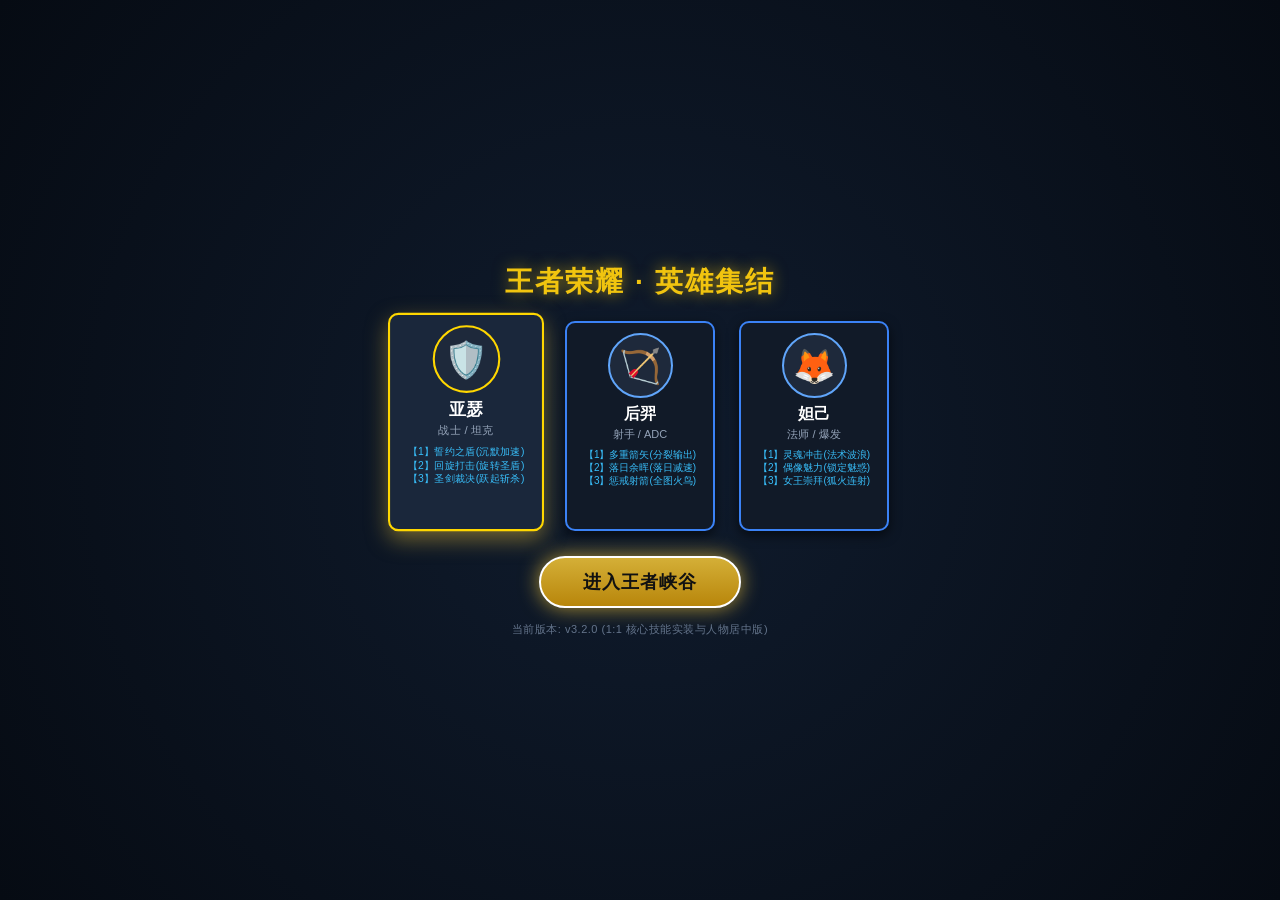
<file: index.html>
<!DOCTYPE html>
<html lang="zh-CN">
<head>
  <meta charset="UTF-8">
  <meta name="viewport" content="width=device-width, initial-scale=1.0, maximum-scale=1.0, minimum-scale=1.0, user-scalable=no, viewport-fit=cover, shrink-to-fit=no">
  <meta name="format-detection" content="telephone=no">
  <meta name="theme-color" content="#050b14">
  <meta name="apple-mobile-web-app-capable" content="yes">
  <meta name="apple-mobile-web-app-status-bar-style" content="black-translucent">
  <meta name="apple-mobile-web-app-title" content="王者荣耀">
  <meta name="x5-page-mode" content="app">
  <meta name="x5-fullscreen" content="true">
  <meta name="x5-orientation" content="landscape">
  <meta name="browsermode" content="application">
  <meta name="full-screen" content="yes">
  <meta name="360-fullscreen" content="true">
  <link rel="manifest" href="manifest.json">
  <link rel="apple-touch-icon" href="assets/icon-192.png">
  <title>王者荣耀 3D Web MOBA - 高还原度自研引擎版 (v3.2.0)</title>
  <link rel="stylesheet" href="css/style.css?v=3.2.0">
  <!-- Three.js Engine -->
  <script src="js/three.min.js?v=3.2.0"></script>

  <script>
    if (typeof THREE === 'undefined') {
      document.write('<script src="https://cdnjs.cloudflare.com/ajax/libs/three.js/r128/three.min.js"><\\/script>');
    }
  </script>
</head>
<body>
  <div id="game-container">
    <!-- 3D Canvas -->
    <canvas id="webgl-canvas"></canvas>

    <!-- 2D HUD UI Overlay -->
    <div id="hud-overlay">
      <!-- Top Match Bar -->
      <div id="top-bar">
        <div class="team-score blue">
          <span>蓝方</span>
          <span id="blue-score">0</span>
        </div>
        <div id="match-timer">00:00</div>
        <div class="team-score red">
          <span id="red-score">0</span>
          <span>红方</span>
        </div>
        <div class="player-kda" id="player-kda-display">
          <span>⚔️ <b>0/0/0</b></span>
          <span>💰 <b>300</b></span>
          <span>🗡️ <b>0</b></span>
        </div>
      </div>

      <!-- Mini-map -->
      <div id="minimap-container" class="hud-interactive">
        <canvas id="minimap-canvas"></canvas>
      </div>

      <!-- Quick Buy Items -->
      <div id="quick-buy-container" class="hud-interactive"></div>

      <!-- Kill Broadcasts -->
      <div id="kill-broadcast-container"></div>

      <!-- Channeling Progress Bar -->
      <div id="channeling-bar-container">
        <div id="channeling-text">正在回城中... (移动或受击将打断)</div>
        <div id="channeling-bar"></div>
      </div>

      <!-- Virtual Joystick -->
      <div id="joystick-zone" class="hud-interactive">
        <div id="joystick-thumb"></div>
        <div class="joystick-hint">WASD / 摇杆移动</div>
      </div>

      <!-- Sub Spells (Recall, Heal, Flash) -->
      <div id="sub-spells-container">
        <div class="sub-spell-btn hud-interactive" id="btn-spell-recall" title="回城 (快捷键: B)">
          <div class="icon">🌀</div>
          <div class="label">回城 (B)</div>
        </div>
        <div class="sub-spell-btn hud-interactive" id="btn-spell-heal" title="恢复 (快捷键: D)">
          <div class="icon">💚</div>
          <div class="label">恢复 (D)</div>
          <div class="cd-overlay" id="heal-cd-mask"></div>
        </div>
        <div class="sub-spell-btn hud-interactive" id="btn-spell-flash" title="闪现 (快捷键: F)">
          <div class="icon">⚡</div>
          <div class="label">闪现 (F)</div>
          <div class="cd-overlay" id="flash-cd-mask"></div>
        </div>
      </div>

      <!-- Combat Skills Panel -->
      <div id="combat-panel">
        <!-- Main Attack -->
        <div id="btn-main-attack" class="hud-interactive" title="普通攻击 (快捷键: 空格/J)">
          <span>普攻</span>
          <span class="sub-text">Space/J</span>
        </div>

        <!-- Push Tower Mini Button -->
        <div id="btn-push-tower" class="hud-interactive" title="推塔 (快捷键: K)">
          <span>推塔</span>
          <span style="font-size: 8px;">K</span>
        </div>

        <!-- Last Hit Minion Mini Button -->
        <div id="btn-last-hit" class="hud-interactive" title="补刀 (快捷键: L)">
          <span>补刀</span>
          <span style="font-size: 8px;">L</span>
        </div>

        <!-- Skill 1 -->
        <div class="skill-btn-wrapper" id="skill-1-wrapper">
          <div class="btn-skill-upgrade hud-interactive" id="btn-up-1">+</div>
          <div class="skill-btn hud-interactive" id="btn-skill-1" title="技能1 (快捷键: Q/1)">
            <span class="skill-icon">⚡</span>
            <span class="skill-name">1技能 (Q)</span>
            <div class="skill-cd-mask" id="skill-1-cd"></div>
          </div>
        </div>

        <!-- Skill 2 -->
        <div class="skill-btn-wrapper" id="skill-2-wrapper">
          <div class="btn-skill-upgrade hud-interactive" id="btn-up-2">+</div>
          <div class="skill-btn hud-interactive" id="btn-skill-2" title="技能2 (快捷键: E/2)">
            <span class="skill-icon">🌀</span>
            <span class="skill-name">2技能 (E)</span>
            <div class="skill-cd-mask" id="skill-2-cd"></div>
          </div>
        </div>

        <!-- Skill 3 (Ult) -->
        <div class="skill-btn-wrapper" id="skill-3-wrapper">
          <div class="btn-skill-upgrade hud-interactive" id="btn-up-3">+</div>
          <div class="skill-btn ult hud-interactive" id="btn-skill-3" title="终极技能 (快捷键: R/3)">
            <span class="skill-icon">🔥</span>
            <span class="skill-name">大招 (R)</span>
            <div class="skill-cd-mask" id="skill-3-cd"></div>
          </div>
        </div>
      </div>
    </div>

    <!-- Shop Modal -->
    <div id="shop-modal" class="hud-interactive">
      <div class="shop-header">
        <div class="title">🛒 局内装备商店</div>
        <div class="gold-display" id="shop-gold-display">💰 当前金币: 300</div>
        <button class="btn-close-modal" onclick="document.getElementById('shop-modal').style.display='none'">✕</button>
      </div>
      <div class="shop-body">
        <div class="shop-tabs">
          <div class="shop-tab active" onclick="window.gameInstance.shop.renderShopItems('phys')">物理攻击</div>
          <div class="shop-tab" onclick="window.gameInstance.shop.renderShopItems('magic')">法术攻击</div>
          <div class="shop-tab" onclick="window.gameInstance.shop.renderShopItems('def')">防御装备</div>
          <div class="shop-tab" onclick="window.gameInstance.shop.renderShopItems('boot')">移动鞋子</div>
        </div>
        <div class="shop-items-grid" id="shop-items-grid"></div>
        <div class="shop-item-detail" id="shop-item-detail"></div>
      </div>
    </div>

    <!-- Hero Select Modal -->
    <div id="hero-select-modal">
      <div class="hero-select-title">王者荣耀 · 英雄集结</div>
      <div class="hero-cards-container">
        <!-- Arthur -->
        <div class="hero-select-card active" onclick="selectHero('arthur', this)">
          <div class="hero-avatar-big">🛡️</div>
          <div class="hero-card-name">亚瑟</div>
          <div class="hero-card-type">战士 / 坦克</div>
          <div class="hero-card-skills">
            【1】誓约之盾(沉默加速)<br>
            【2】回旋打击(旋转圣盾)<br>
            【3】圣剑裁决(跃起斩杀)
          </div>
        </div>

        <!-- Hou Yi -->
        <div class="hero-select-card" onclick="selectHero('houyi', this)">
          <div class="hero-avatar-big">🏹</div>
          <div class="hero-card-name">后羿</div>
          <div class="hero-card-type">射手 / ADC</div>
          <div class="hero-card-skills">
            【1】多重箭矢(分裂输出)<br>
            【2】落日余晖(落日减速)<br>
            【3】惩戒射箭(全图火鸟)
          </div>
        </div>

        <!-- Daji -->
        <div class="hero-select-card" onclick="selectHero('daji', this)">
          <div class="hero-avatar-big">🦊</div>
          <div class="hero-card-name">妲己</div>
          <div class="hero-card-type">法师 / 爆发</div>
          <div class="hero-card-skills">
            【1】灵魂冲击(法术波浪)<br>
            【2】偶像魅力(锁定魅惑)<br>
            【3】女王崇拜(狐火连射)
          </div>
        </div>
      </div>
      <button class="btn-start-battle" onclick="startGame()">进入王者峡谷</button>
      <div style="font-size: 11px; color: #64748b; margin-top: 14px; letter-spacing: 0.5px;">当前版本: v3.2.0 (1:1 核心技能实装与人物居中版)</div>
    </div>

    <!-- Game Over Modal -->
    <div id="game-over-modal"></div>
  </div>

  <!-- Mobile Touch & WeChat Optimization -->
  <script>
    (function(){
      document.addEventListener('touchmove', function(e){
        if(e.target.tagName !== 'INPUT' && e.target.tagName !== 'TEXTAREA') e.preventDefault();
      }, {passive: false});
      document.addEventListener('contextmenu', function(e){ e.preventDefault(); });
      document.addEventListener('dblclick', function(e){ e.preventDefault(); });
      if(typeof WeixinJSBridge !== 'undefined'){
        try{
          WeixinJSBridge.invoke('setFontSizeCallback', {fontSize: 0});
          WeixinJSBridge.on('menu:setfont', function(){ WeixinJSBridge.invoke('setFontSizeCallback', {fontSize: 0}); });
        }catch(e){}
      }
    })();
  </script>

  <!-- Game Engine Bundle -->
  <script src="js/bundle.js?v=3.2.0"></script>

  <script>
    // Force clean old Service Workers and register latest v3.2.0
    if ('serviceWorker' in navigator) {
      window.addEventListener('load', () => {
        navigator.serviceWorker.getRegistrations().then(registrations => {
          for (let registration of registrations) {
            registration.update();
          }
        });
        navigator.serviceWorker.register('./sw.js?v=3.2.0').catch(err => console.log('SW update:', err));
      });
    }


    let selectedHero = 'arthur';

    function selectHero(heroKey, cardElem) {
      selectedHero = heroKey;
      document.querySelectorAll('.hero-select-card').forEach(c => c.classList.remove('active'));
      cardElem.classList.add('active');
    }

    function startGame() {
      // Audio unlock on user interaction
      try {
        if (typeof Sound !== 'undefined') Sound.init();
      } catch (e) {}
      document.getElementById('hero-select-modal').style.display = 'none';
      try {
        const game = new MobaGame();
        game.startMatch(selectedHero);
      } catch (err) {
        console.error('Failed to start match:', err);
      }
    }
  </script>
</body>
</html>
</file>
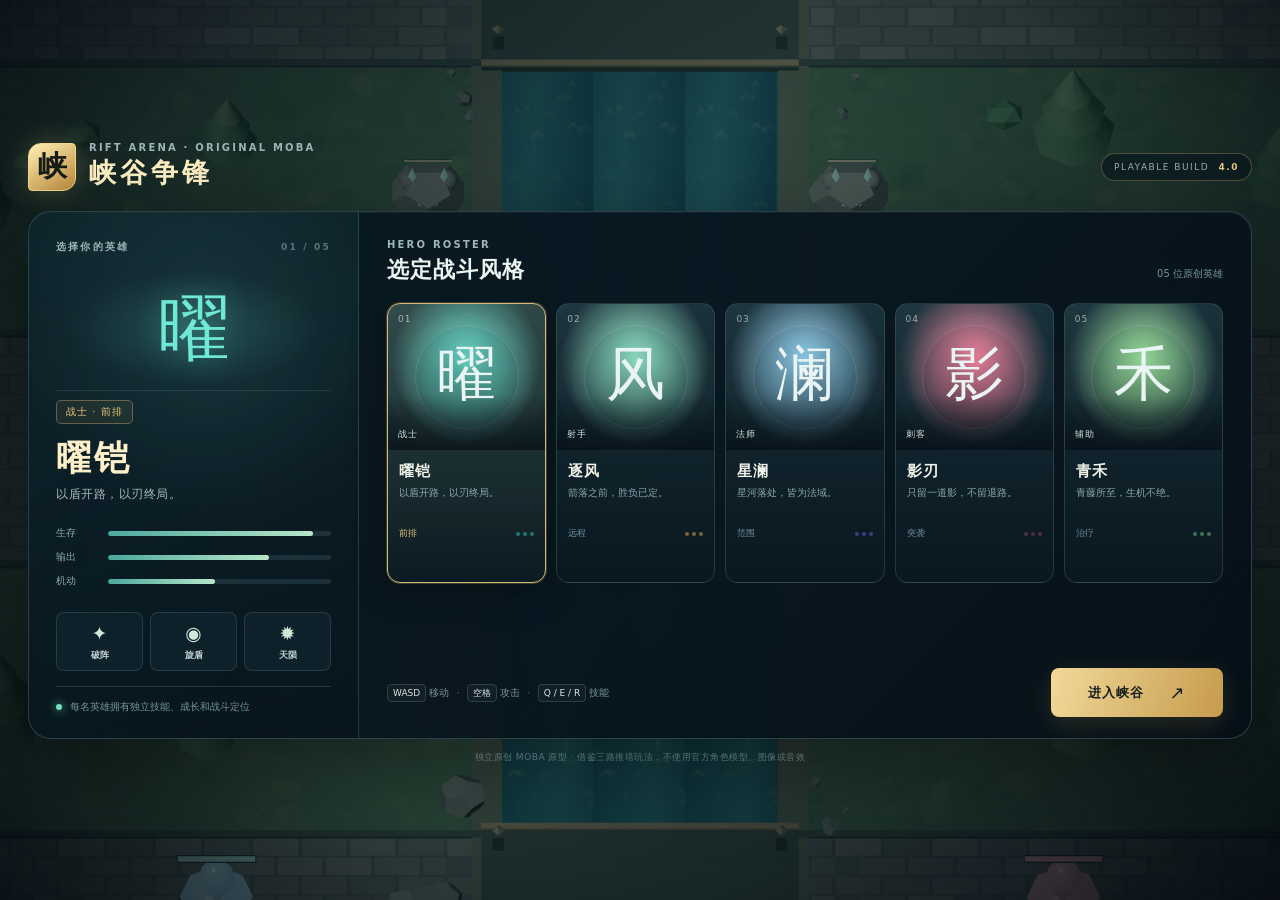
<file: v4/index.html>
<!doctype html>
<html lang="zh-CN"><head>
<meta charset="utf-8"><meta name="viewport" content="width=device-width,initial-scale=1,maximum-scale=1,user-scalable=no,viewport-fit=cover"><meta name="theme-color" content="#08131b">
<title>峡谷争锋 · 3D MOBA</title><link rel="icon" href="data:,"><link rel="stylesheet" href="style.css?v=4.0"><script src="js/three.min.js"></script>
</head><body>
<div id="world-wrap"><canvas id="world"></canvas></div>
<section id="start-screen" class="start-screen"><div class="start-vignette"></div>
<header class="brand-row"><div class="brand-mark">峡</div><div class="brand-copy"><span class="brand-kicker">RIFT ARENA · ORIGINAL MOBA</span><strong>峡谷争锋</strong></div><span class="version-chip">PLAYABLE BUILD <b>4.0</b></span></header>
<main class="hero-picker">
<aside class="hero-profile"><div class="eyebrow">选择你的英雄 <span>01 / 05</span></div><div id="selected-emblem" class="selected-emblem">曜</div><div id="selected-role" class="role-chip">战士 · 前排</div><h1 id="selected-name">曜铠</h1><p id="selected-tagline" class="hero-tagline">以盾开路，以刃终局。</p>
<div class="stat-row"><span>生存</span><div class="stat-track"><i id="stat-hp" style="width:90%"></i></div></div><div class="stat-row"><span>输出</span><div class="stat-track"><i id="stat-dmg" style="width:66%"></i></div></div><div class="stat-row"><span>机动</span><div class="stat-track"><i id="stat-mob" style="width:52%"></i></div></div><div id="selected-skills" class="selected-skills"></div><div class="profile-note"><span class="pulse-dot"></span> 每名英雄拥有独立技能、成长和战斗定位</div></aside>
<div class="hero-roster"><div class="roster-heading"><div><span class="eyebrow">HERO ROSTER</span><h2>选定战斗风格</h2></div><span class="roster-count">05 位原创英雄</span></div><div id="hero-list" class="hero-list"></div>
<div class="start-footer"><div class="control-note"><span>WASD</span> 移动 <i>·</i> <span>空格</span> 攻击 <i>·</i> <span>Q / E / R</span> 技能</div><button id="start-match" class="primary-button">进入峡谷 <b>↗</b></button></div></div>
</main><div class="legal-note">独立原创 MOBA 原型 · 借鉴三路推塔玩法，不使用官方角色模型、图像或音效</div></section>
<section id="hud" class="hud hidden">
<header class="match-topbar"><div class="match-brand"><span class="mini-brand">峡</span><div><b>峡谷争锋</b><small>5V5 · 三路战场</small></div></div><div class="match-score"><div class="team-score blue-team"><small>蓝方</small><b id="blue-score">0</b></div><div class="match-clock"><strong id="match-clock">00:00</strong><small>摧毁敌方水晶</small></div><div class="team-score red-team"><b id="red-score">0</b><small>红方</small></div></div><div class="match-resources"><span class="resource-gold">◈ <b id="player-gold">300</b></span><button id="shop-open" class="shop-open">装备 <kbd>B</kbd></button><button id="pause-open" class="pause-open" aria-label="暂停">Ⅱ</button></div></header>
<aside class="minimap-panel"><div class="panel-caption"><span>战场态势</span><i>LIVE</i></div><canvas id="minimap" width="180" height="180"></canvas><div class="map-legend"><span><i class="legend-blue"></i>我方</span><span><i class="legend-red"></i>敌方</span></div></aside>
<aside class="objective-panel"><div class="objective-icon">◇</div><div><small>当前目标</small><b id="objective-text">沿中路推进</b><span id="objective-sub">清理兵线，摧毁防御塔</span></div></aside><div id="kill-feed" class="kill-feed"></div>
<aside class="player-panel"><div id="player-portrait" class="player-portrait">曜</div><div class="player-vitals"><div class="player-name-row"><b id="player-name">曜铠</b><span>Lv.<b id="player-level">1</b></span><span id="player-kda">0 / 0 / 0</span></div><div class="bar hp-bar"><i id="player-hp-fill"></i></div><div class="bar mana-bar"><i id="player-mana-fill"></i></div><div class="bar exp-bar"><i id="player-exp-fill"></i></div></div></aside>
<div id="joystick-zone" class="joystick-zone"><div class="joystick-ring"><div id="joystick-thumb" class="joystick-thumb"></div></div><span>移动</span></div>
<div class="right-controls"><div class="utility-controls"><button id="btn-recall" class="utility-btn"><span>↶</span><small>回城</small><kbd>B</kbd><i id="recall-mask" class="cooldown-mask"></i></button><button id="btn-heal" class="utility-btn"><span>✚</span><small>恢复</small><kbd>D</kbd><i id="heal-mask" class="cooldown-mask"></i></button><button id="btn-flash" class="utility-btn"><span>ϟ</span><small>闪现</small><kbd>F</kbd><i id="flash-mask" class="cooldown-mask"></i></button></div>
<div class="skill-controls"><button id="btn-skill-1" class="skill-button skill-one"><span class="skill-symbol">✦</span><b id="skill-name-1">破阵</b><kbd>Q</kbd><i id="skill-mask-1" class="cooldown-mask"></i></button><button id="btn-skill-2" class="skill-button skill-two"><span class="skill-symbol">◉</span><b id="skill-name-2">旋盾</b><kbd>E</kbd><i id="skill-mask-2" class="cooldown-mask"></i></button><button id="btn-skill-3" class="skill-button skill-ult"><span class="ult-tag">ULT</span><span class="skill-symbol">✹</span><b id="skill-name-3">天陨</b><kbd>R</kbd><i id="skill-mask-3" class="cooldown-mask"></i></button><button id="btn-attack" class="attack-button"><span>⚔</span><b>普攻</b><kbd>SPACE</kbd></button></div></div>
<div id="recall-progress" class="recall-progress hidden"><b>回城中</b><div><i id="recall-progress-fill"></i></div><small>移动或受到攻击会打断</small></div><div id="toast" class="toast"></div></section>
<section id="shop-modal" class="modal hidden"><div class="modal-card shop-card"><div class="modal-heading"><div><span class="eyebrow">FIELD ARMORY</span><h2>战场装备</h2><p>金币来自兵线、野怪与击败英雄。</p></div><button class="close-button" data-close="shop-modal">×</button></div><div id="shop-items" class="shop-items"></div><div class="shop-footer"><span>当前金币 <b id="shop-gold">300</b></span><small>装备购买后立即生效</small></div></div></section>
<section id="pause-modal" class="modal hidden"><div class="modal-card pause-card"><span class="eyebrow">MATCH PAUSED</span><h2>暂停战斗</h2><p>峡谷仍在等待你的下一步。</p><button id="resume-match" class="primary-button">继续对局</button><button id="restart-match" class="secondary-button">重新开始</button></div></section>
<section id="game-over-modal" class="modal hidden"><div class="modal-card result-card"><div id="result-mark" class="result-mark">VICTORY</div><h2 id="result-title">胜利</h2><p id="result-copy">敌方水晶已被摧毁。</p><div id="result-stats" class="result-stats"></div><button id="play-again" class="primary-button">再战一局 <b>↗</b></button></div></section>
<div id="rotate-hint" class="rotate-hint"><span>▱</span><b>请横屏体验</b><small>旋转设备，进入完整峡谷战场</small></div>
<script src="game.js?v=4.0"></script></body></html>
</file>
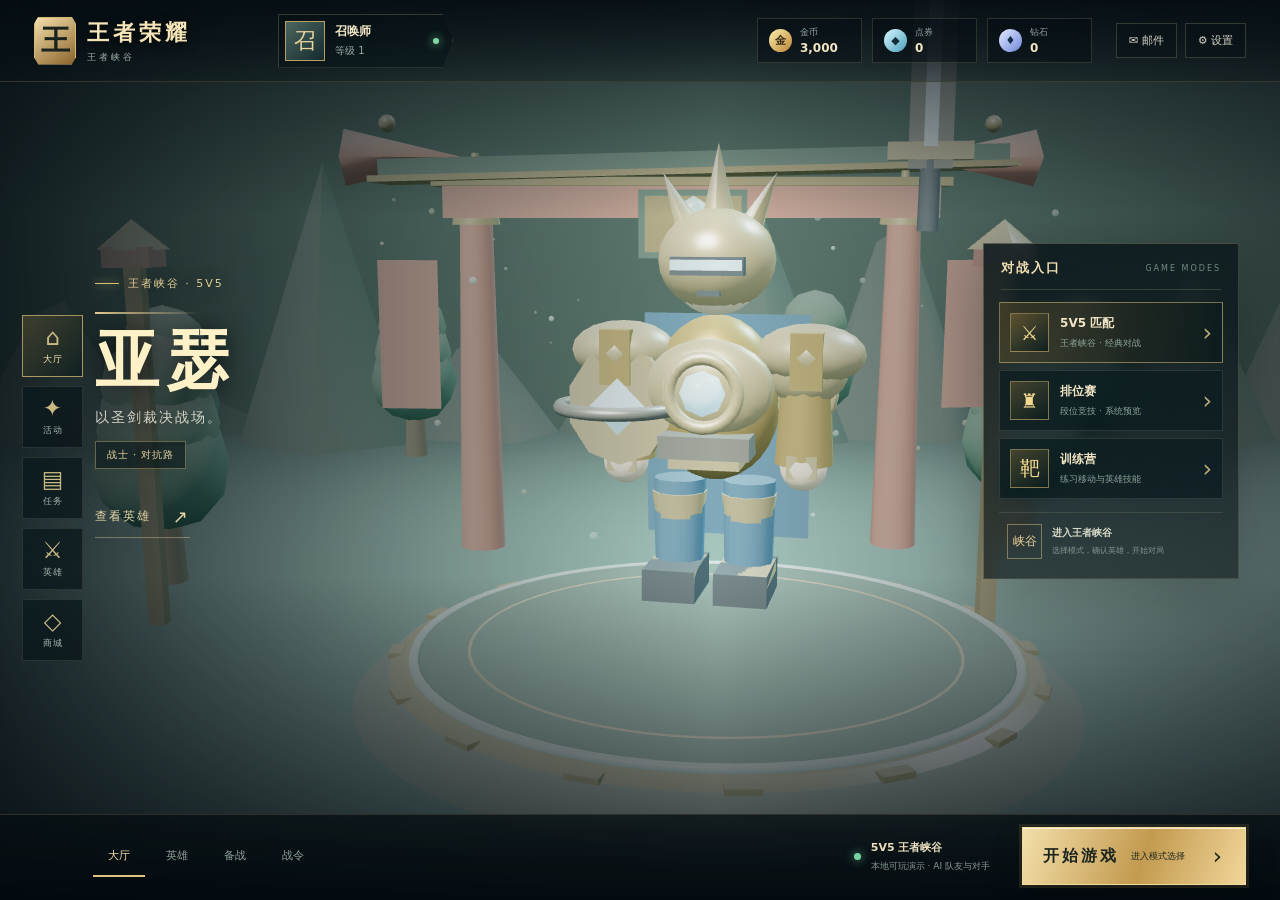
<file: v5/index.html>
<!doctype html>
<html lang="zh-CN"><head>
<meta charset="utf-8"><meta name="viewport" content="width=device-width,initial-scale=1,maximum-scale=1,user-scalable=no,viewport-fit=cover"><meta name="theme-color" content="#08131b">
<title>王者荣耀 · 复刻实验</title><link rel="icon" href="data:,"><link rel="stylesheet" href="style.css?v=6.0"><script src="../v4/js/three.min.js"></script>
</head><body>
<div id="world-wrap"><canvas id="world"></canvas></div>
<section id="start-screen" class="lobby-screen">
  <div class="lobby-vignette"></div>
  <header class="lobby-topbar">
    <div class="lobby-logo"><span class="lobby-logo-seal">王</span><div><strong>王者荣耀</strong><small>王者峡谷</small></div></div>
    <div class="lobby-account"><div class="lobby-avatar">召</div><div class="lobby-account-copy"><b>召唤师</b><small>等级 1</small></div><i class="lobby-online"></i></div>
    <div class="lobby-currencies">
      <div class="lobby-currency"><span class="currency-coin">金</span><div><small>金币</small><b>3,000</b></div></div>
      <div class="lobby-currency"><span class="currency-diamond">◆</span><div><small>点券</small><b>0</b></div></div>
      <div class="lobby-currency"><span class="currency-blue">♦</span><div><small>钻石</small><b>0</b></div></div>
    </div>
    <div class="lobby-top-actions"><button id="lobby-mail" aria-label="邮件">✉ <span>邮件</span></button><button id="lobby-settings" aria-label="设置">⚙ <span>设置</span></button></div>
  </header>
  <nav class="lobby-left-rail" aria-label="大厅导航">
    <button class="lobby-rail-item active" data-lobby-notice="大厅"><span>⌂</span><b>大厅</b></button>
    <button class="lobby-rail-item" data-lobby-notice="活动"><span>✦</span><b>活动</b></button>
    <button class="lobby-rail-item" data-lobby-notice="任务"><span>▤</span><b>任务</b></button>
    <button class="lobby-rail-item" id="lobby-hero-entry"><span>⚔</span><b>英雄</b></button>
    <button class="lobby-rail-item" data-lobby-notice="商城"><span>◇</span><b>商城</b></button>
  </nav>
  <main class="lobby-content">
    <section class="lobby-hero-copy">
      <div class="lobby-season"><i></i> 王者峡谷 · 5V5</div>
      <div class="lobby-title-rule"></div>
      <h1 id="lobby-hero-name">亚瑟</h1>
      <p id="lobby-hero-tagline">以圣剑裁决战场。</p>
      <div id="lobby-hero-role" class="lobby-hero-role">战士 · 对抗路</div>
      <button id="lobby-view-heroes" class="lobby-text-button">查看英雄 <span>↗</span></button>
    </section>
    <aside class="lobby-right-panel">
      <div class="lobby-panel-heading"><b>对战入口</b><span>GAME MODES</span></div>
      <button id="quick-entry" class="lobby-mode-tile primary-mode">
        <span class="lobby-mode-icon">⚔</span><span class="lobby-mode-copy"><b>5V5 匹配</b><small>王者峡谷 · 经典对战</small></span><i>›</i>
      </button>
      <button id="rank-entry" class="lobby-mode-tile">
        <span class="lobby-mode-icon">♜</span><span class="lobby-mode-copy"><b>排位赛</b><small>段位竞技 · 系统预览</small></span><i>›</i>
      </button>
      <button id="training-entry" class="lobby-mode-tile">
        <span class="lobby-mode-icon">靶</span><span class="lobby-mode-copy"><b>训练营</b><small>练习移动与英雄技能</small></span><i>›</i>
      </button>
      <div class="lobby-event-card"><span class="lobby-event-stamp">峡谷</span><div><b>进入王者峡谷</b><small>选择模式，确认英雄，开始对局</small></div></div>
    </aside>
  </main>
  <footer class="lobby-bottom">
    <div class="lobby-bottom-nav"><button class="active">大厅</button><button id="lobby-hero-entry-bottom">英雄</button><button data-lobby-notice="备战">备战</button><button data-lobby-notice="战令">战令</button></div>
    <div class="lobby-queue-info"><span class="lobby-ready-dot"></span><div><b>5V5 王者峡谷</b><small>本地可玩演示 · AI 队友与对手</small></div></div>
    <button id="battle-entry" class="lobby-battle-button" onclick="window.startMatchNow && window.startMatchNow()"><span>开始游戏</span><small>进入模式选择</small><b>›</b></button>
  </footer>
  <div id="lobby-notice" class="lobby-notice hidden" role="status"></div>
  <div id="boot-error" class="boot-error hidden" role="alert"></div>
</section>

<section id="mode-modal" class="mode-modal hidden" aria-label="选择对战模式">
  <div class="mode-dialog">
    <header class="mode-dialog-heading"><div><small>王者峡谷</small><h2>选择对战模式</h2></div><button id="mode-close" class="mode-close" aria-label="关闭">×</button></header>
    <div class="mode-grid">
      <button id="mode-quick" class="mode-card active" data-mode="match"><span class="mode-card-mark">5V5</span><span class="mode-card-copy"><b>王者峡谷</b><small>匹配 · 5V5 经典对局</small></span><i>✓</i></button>
      <button id="mode-training" class="mode-card mode-card-locked"><span class="mode-card-mark">靶</span><span class="mode-card-copy"><b>训练营</b><small>进入战场练习英雄操作</small></span><i>✓</i></button>
      <button id="mode-ranked" class="mode-card mode-card-locked"><span class="mode-card-mark">♜</span><span class="mode-card-copy"><b>排位赛</b><small>段位与在线匹配尚未实现</small></span><i>锁</i></button>
    </div>
    <div class="mode-dialog-footer"><small>当前为浏览器本地演示，对局由 AI 控制双方队伍。</small><button id="mode-continue" class="lobby-battle-button"><span>进入英雄选择</span><b>›</b></button></div>
  </div>
</section>

<section id="hero-select-screen" class="hero-select-screen hidden" aria-label="选择英雄">
  <header class="draft-topbar"><button id="draft-back" class="draft-back">‹ 返回</button><div class="draft-title"><small>5V5 · 王者峡谷</small><h2>选择英雄</h2></div><div class="draft-count">己方阵容 <b>1 / 5</b></div></header>
  <main class="draft-layout">
    <aside class="draft-profile">
      <div class="draft-profile-heading"><span>当前选择</span><i>HERO INFO</i></div>
      <div id="selected-emblem" class="draft-emblem">亚</div>
      <div id="selected-role" class="draft-role">战士 · 对抗路</div>
      <h1 id="selected-name">亚瑟</h1>
      <p id="selected-tagline" class="draft-tagline">以圣剑裁决战场。</p>
      <div class="draft-stats">
        <div class="stat-row"><span>生存</span><div class="stat-track"><i id="stat-hp" style="width:94%"></i></div></div>
        <div class="stat-row"><span>输出</span><div class="stat-track"><i id="stat-dmg" style="width:72%"></i></div></div>
        <div class="stat-row"><span>机动</span><div class="stat-track"><i id="stat-mob" style="width:52%"></i></div></div>
      </div>
      <div id="selected-skills" class="draft-skills"></div>
      <div class="draft-hint"><span class="lobby-ready-dot"></span> 选择英雄后确认进入对局</div>
    </aside>
    <section class="draft-roster">
      <div class="draft-roster-head"><div><small>HEROES</small><h3>全部英雄</h3></div><span>可选英雄 <b>05</b></span></div>
      <div id="hero-list" class="hero-list"></div>
      <div class="draft-footer"><span>本地演示 · 5V5 人机对局</span><button id="start-match" class="lobby-battle-button">确认选择并开始 <b>›</b></button></div>
    </section>
  </main>
</section>

<section id="loading-screen" class="loading-screen hidden" aria-label="正在加载">
  <div class="loading-panel"><span class="loading-emblem">王</span><small>王者峡谷 · 5V5</small><h2>正在进入战场</h2><p id="loading-hero">你选择了 亚瑟</p><div class="loading-progress"><i id="loading-progress-fill"></i></div><small id="loading-status">正在准备英雄与战场…</small></div>
</section>
<section id="hud" class="hud hidden">
<header class="match-topbar"><div class="match-brand"><span class="mini-brand">王</span><div><b>王者荣耀</b><small>5V5 · 王者峡谷</small></div></div><div class="match-score"><div class="team-score blue-team"><small>蓝方</small><b id="blue-score">0</b></div><div class="match-clock"><strong id="match-clock">00:00</strong><small>摧毁敌方水晶</small></div><div class="team-score red-team"><b id="red-score">0</b><small>红方</small></div></div><div class="match-resources"><span class="resource-gold">◈ <b id="player-gold">300</b></span><button id="shop-open" class="shop-open">装备 <kbd>B</kbd></button><button id="pause-open" class="pause-open" aria-label="暂停">Ⅱ</button></div></header>
<aside class="minimap-panel"><div class="panel-caption"><span>战场态势</span><i>LIVE</i></div><canvas id="minimap" width="180" height="180"></canvas><div class="map-legend"><span><i class="legend-blue"></i>我方</span><span><i class="legend-red"></i>敌方</span></div></aside>
<aside class="objective-panel"><div class="objective-icon">◇</div><div><small>当前目标</small><b id="objective-text">沿中路推进</b><span id="objective-sub">清理兵线，摧毁防御塔</span></div></aside><div id="kill-feed" class="kill-feed"></div>
<aside class="player-panel"><div id="player-portrait" class="player-portrait">曜</div><div class="player-vitals"><div class="player-name-row"><b id="player-name">曜铠</b><span>Lv.<b id="player-level">1</b></span><span id="player-kda">0 / 0 / 0</span></div><div class="bar hp-bar"><i id="player-hp-fill"></i></div><div class="bar mana-bar"><i id="player-mana-fill"></i></div><div class="bar exp-bar"><i id="player-exp-fill"></i></div></div></aside>
<div id="joystick-zone" class="joystick-zone"><div class="joystick-ring"><div id="joystick-thumb" class="joystick-thumb"></div></div><span>移动</span></div>
<div class="right-controls"><div class="utility-controls"><button id="btn-recall" class="utility-btn"><span>↶</span><small>回城</small><kbd>B</kbd><i id="recall-mask" class="cooldown-mask"></i></button><button id="btn-heal" class="utility-btn"><span>✚</span><small>恢复</small><kbd>D</kbd><i id="heal-mask" class="cooldown-mask"></i></button><button id="btn-flash" class="utility-btn"><span>ϟ</span><small>闪现</small><kbd>F</kbd><i id="flash-mask" class="cooldown-mask"></i></button></div>
<div class="skill-controls"><button id="btn-skill-1" class="skill-button skill-one"><span class="skill-symbol">✦</span><b id="skill-name-1">破阵</b><kbd>Q</kbd><i id="skill-mask-1" class="cooldown-mask"></i></button><button id="btn-skill-2" class="skill-button skill-two"><span class="skill-symbol">◉</span><b id="skill-name-2">旋盾</b><kbd>E</kbd><i id="skill-mask-2" class="cooldown-mask"></i></button><button id="btn-skill-3" class="skill-button skill-ult"><span class="ult-tag">ULT</span><span class="skill-symbol">✹</span><b id="skill-name-3">天陨</b><kbd>R</kbd><i id="skill-mask-3" class="cooldown-mask"></i></button><button id="btn-attack" class="attack-button"><span>⚔</span><b>普攻</b><kbd>SPACE</kbd></button></div></div>
<div id="recall-progress" class="recall-progress hidden"><b>回城中</b><div><i id="recall-progress-fill"></i></div><small>移动或受到攻击会打断</small></div><div id="toast" class="toast"></div></section>
<section id="shop-modal" class="modal hidden"><div class="modal-card shop-card"><div class="modal-heading"><div><span class="eyebrow">FIELD ARMORY</span><h2>战场装备</h2><p>金币来自兵线、野怪与击败英雄。</p></div><button class="close-button" data-close="shop-modal">×</button></div><div id="shop-items" class="shop-items"></div><div class="shop-footer"><span>当前金币 <b id="shop-gold">300</b></span><small>装备购买后立即生效</small></div></div></section>
<section id="pause-modal" class="modal hidden"><div class="modal-card pause-card"><span class="eyebrow">MATCH PAUSED</span><h2>暂停战斗</h2><p>峡谷仍在等待你的下一步。</p><button id="resume-match" class="primary-button">继续对局</button><button id="restart-match" class="secondary-button">重新开始</button></div></section>
<section id="game-over-modal" class="modal hidden"><div class="modal-card result-card"><div id="result-mark" class="result-mark">VICTORY</div><h2 id="result-title">胜利</h2><p id="result-copy">敌方水晶已被摧毁。</p><div id="result-stats" class="result-stats"></div><button id="play-again" class="primary-button">再战一局 <b>↗</b></button></div></section>
<div id="rotate-hint" class="rotate-hint"><span>▱</span><b>请横屏体验</b><small>旋转设备，进入完整峡谷战场</small></div>
<script src="game.js?v=6.1"></script></body></html>
</file>
<file: css/style.css>
* {
  margin: 0;
  padding: 0;
  box-sizing: border-box;
  user-select: none;
  -webkit-user-select: none;
  -webkit-touch-callout: none;
  touch-action: none;
  font-family: -apple-system, BlinkMacSystemFont, "Segoe UI", "PingFang SC", "Hiragino Sans GB", "Microsoft YaHei", sans-serif;
}

body, html {
  width: 100%;
  height: 100%;
  overflow: hidden;
  background-color: #050b14;
  color: #fff;
  position: fixed;
}

#game-container {
  position: fixed;
  top: 0;
  left: 0;
  width: 100%;
  height: 100%;
  width: 100vw;
  height: 100vh;
  overflow: hidden;
  background: #050b14;
}

#webgl-canvas {
  position: absolute;
  top: 0;
  left: 0;
  width: 100%;
  height: 100%;
  z-index: 1;
  display: block;
}



/* ================= 2D HUD OVERLAY ================= */
#hud-overlay {
  position: absolute;
  top: 0;
  left: 0;
  width: 100%;
  height: 100%;
  z-index: 10;
  pointer-events: none;
}

.hud-interactive {
  pointer-events: auto;
}

/* Top Match Bar */
#top-bar {
  position: absolute;
  top: max(8px, env(safe-area-inset-top));
  left: 50%;
  transform: translateX(-50%);
  display: flex;
  align-items: center;
  gap: clamp(8px, 2vw, 15px);
  background: linear-gradient(180deg, rgba(10, 20, 35, 0.88) 0%, rgba(5, 10, 20, 0.96) 100%);
  border: 1px solid rgba(212, 175, 55, 0.45);
  border-radius: 20px;
  padding: 4px clamp(10px, 2vw, 18px);
  box-shadow: 0 4px 15px rgba(0, 0, 0, 0.6), inset 0 0 10px rgba(212, 175, 55, 0.2);
  z-index: 20;
}

.team-score {
  display: flex;
  align-items: center;
  gap: 6px;
  font-size: clamp(13px, 2.2vw, 17px);
  font-weight: 800;
}

.team-score.blue {
  color: #4da6ff;
  text-shadow: 0 0 8px rgba(77, 166, 255, 0.8);
}

.team-score.red {
  color: #ff4d4d;
  text-shadow: 0 0 8px rgba(255, 77, 77, 0.8);
}

#match-timer {
  font-size: clamp(12px, 2vw, 15px);
  color: #f1c40f;
  font-weight: bold;
  letter-spacing: 1px;
}

.player-kda {
  font-size: clamp(10px, 1.8vw, 12px);
  color: #cbd5e1;
  display: flex;
  gap: 8px;
  border-left: 1px solid rgba(255,255,255,0.2);
  padding-left: 10px;
}

.player-kda span b {
  color: #fff;
}

/* Mini Map */
#minimap-container {
  position: absolute;
  top: max(8px, env(safe-area-inset-top));
  left: max(8px, env(safe-area-inset-left));
  width: clamp(90px, 15vw, 130px);
  height: clamp(90px, 15vw, 130px);
  border: 2px solid #d4af37;
  border-radius: 8px;
  background: rgba(8, 15, 26, 0.88);
  box-shadow: 0 0 12px rgba(0, 0, 0, 0.8), inset 0 0 8px rgba(0, 0, 0, 0.5);
  overflow: hidden;
  z-index: 20;
}

#minimap-canvas {
  width: 100%;
  height: 100%;
  display: block;
}

/* Left Quick Buy Items */
#quick-buy-container {
  position: absolute;
  top: clamp(105px, 20vw, 150px);
  left: max(8px, env(safe-area-inset-left));
  display: flex;
  flex-direction: column;
  gap: 6px;
  z-index: 20;
}

.quick-buy-item {
  width: clamp(90px, 14vw, 120px);
  background: linear-gradient(135deg, rgba(20, 30, 45, 0.92), rgba(10, 15, 25, 0.96));
  border: 1px solid #d4af37;
  border-radius: 6px;
  padding: 3px 5px;
  display: flex;
  align-items: center;
  gap: 6px;
  cursor: pointer;
  box-shadow: 0 2px 6px rgba(0,0,0,0.5);
}

.quick-buy-item .item-icon {
  width: 26px;
  height: 26px;
  border-radius: 4px;
  background: #334;
  display: flex;
  align-items: center;
  justify-content: center;
  font-size: 14px;
}

.quick-buy-info {
  display: flex;
  flex-direction: column;
}

.quick-buy-info .item-name {
  font-size: 10px;
  color: #fff;
  font-weight: 600;
  white-space: nowrap;
  overflow: hidden;
  text-overflow: ellipsis;
}

.quick-buy-info .item-price {
  font-size: 9px;
  color: #f1c40f;
}

/* Shop Open Button */
#btn-open-shop {
  position: absolute;
  top: max(8px, env(safe-area-inset-top));
  left: clamp(105px, 17vw, 145px);
  padding: 4px 10px;
  background: linear-gradient(180deg, #2b394a, #1a2330);
  border: 1px solid #d4af37;
  border-radius: 6px;
  color: #f1c40f;
  font-size: 11px;
  font-weight: bold;
  cursor: pointer;
  z-index: 20;
}

/* Bottom Center Controls (Recall, Heal, Flash) */
#sub-spells-container {
  position: absolute;
  bottom: max(10px, env(safe-area-inset-bottom));
  left: 45%;
  transform: translateX(-50%);
  display: flex;
  gap: clamp(8px, 1.8vw, 14px);
  align-items: center;
  z-index: 20;
}

.sub-spell-btn {
  width: clamp(40px, 6.5vw, 48px);
  height: clamp(40px, 6.5vw, 48px);
  border-radius: 50%;
  background: linear-gradient(145deg, #1b2838, #0e1722);
  border: 2px solid #5d738a;
  color: #fff;
  display: flex;
  flex-direction: column;
  align-items: center;
  justify-content: center;
  cursor: pointer;
  position: relative;
  box-shadow: 0 4px 10px rgba(0,0,0,0.6);
  touch-action: none;
}

.sub-spell-btn .icon {
  font-size: clamp(14px, 2.5vw, 17px);
}

.sub-spell-btn .label {
  font-size: 8px;
  color: #cbd5e1;
  font-weight: bold;
}

.sub-spell-btn .cd-overlay {
  position: absolute;
  top: 0;
  left: 0;
  width: 100%;
  height: 100%;
  border-radius: 50%;
  background: rgba(0, 0, 0, 0.75);
  display: none;
  align-items: center;
  justify-content: center;
  font-size: 12px;
  font-weight: bold;
  color: #f1c40f;
}

/* Bottom Left Virtual Joystick */
#joystick-zone {
  position: absolute;
  bottom: max(12px, env(safe-area-inset-bottom));
  left: max(12px, env(safe-area-inset-left));
  width: clamp(110px, 18vw, 140px);
  height: clamp(110px, 18vw, 140px);
  border-radius: 50%;
  background: radial-gradient(circle, rgba(30, 45, 65, 0.45) 0%, rgba(10, 20, 35, 0.75) 70%, rgba(212, 175, 55, 0.35) 100%);
  border: 2px solid rgba(212, 175, 55, 0.5);
  box-shadow: 0 0 16px rgba(0, 0, 0, 0.6), inset 0 0 12px rgba(212, 175, 55, 0.2);
  z-index: 20;
  display: flex;
  align-items: center;
  justify-content: center;
  touch-action: none;
}

#joystick-thumb {
  width: clamp(44px, 7vw, 55px);
  height: clamp(44px, 7vw, 55px);
  border-radius: 50%;
  background: radial-gradient(circle, #f1c40f 0%, #b8860b 80%, #5c4308 100%);
  border: 2px solid #fff;
  box-shadow: 0 0 10px rgba(241, 196, 15, 0.8);
  position: absolute;
  pointer-events: none;
  transform: translate(0px, 0px);
}

.joystick-hint {
  position: absolute;
  bottom: -18px;
  width: 100%;
  text-align: center;
  font-size: 10px;
  color: rgba(255, 255, 255, 0.6);
}

/* Bottom Right Combat / Skills Panel */
#combat-panel {
  position: absolute;
  bottom: max(10px, env(safe-area-inset-bottom));
  right: max(10px, env(safe-area-inset-right));
  width: clamp(210px, 32vw, 260px);
  height: clamp(210px, 32vw, 260px);
  z-index: 20;
  touch-action: none;
}

/* Big Main Attack Button */
#btn-main-attack {
  position: absolute;
  bottom: 8px;
  right: 8px;
  width: clamp(66px, 10.5vw, 80px);
  height: clamp(66px, 10.5vw, 80px);
  border-radius: 50%;
  background: radial-gradient(circle, #f59e0b 0%, #b45309 70%, #78350f 100%);
  border: 3px solid #fef3c7;
  box-shadow: 0 0 16px rgba(245, 158, 11, 0.8), inset 0 0 10px rgba(255, 255, 255, 0.5);
  color: #fff;
  font-size: clamp(20px, 3.2vw, 24px);
  font-weight: 900;
  display: flex;
  flex-direction: column;
  align-items: center;
  justify-content: center;
  cursor: pointer;
  touch-action: none;
}

#btn-main-attack:active {
  transform: scale(0.92);
}

#btn-main-attack .sub-text {
  font-size: 8px;
  color: #fef3c7;
  margin-top: -2px;
}

/* Push Tower & Minion Small Attack Buttons */
#btn-push-tower {
  position: absolute;
  bottom: clamp(75px, 12vh, 88px);
  right: 8px;
  width: clamp(36px, 5.5vw, 42px);
  height: clamp(36px, 5.5vw, 42px);
  border-radius: 50%;
  background: linear-gradient(135deg, #374151, #1f2937);
  border: 2px solid #9ca3af;
  color: #f3f4f6;
  font-size: 9px;
  font-weight: bold;
  display: flex;
  flex-direction: column;
  align-items: center;
  justify-content: center;
  cursor: pointer;
  touch-action: none;
}

#btn-last-hit {
  position: absolute;
  bottom: 8px;
  right: clamp(82px, 12.5vw, 98px);
  width: clamp(36px, 5.5vw, 42px);
  height: clamp(36px, 5.5vw, 42px);
  border-radius: 50%;
  background: linear-gradient(135deg, #374151, #1f2937);
  border: 2px solid #9ca3af;
  color: #f3f4f6;
  font-size: 9px;
  font-weight: bold;
  display: flex;
  flex-direction: column;
  align-items: center;
  justify-content: center;
  cursor: pointer;
  touch-action: none;
}

#btn-push-tower:active, #btn-last-hit:active {
  transform: scale(0.92);
  border-color: #ffd700;
}

/* Skill Buttons in Arch (Skill 1, 2, 3) */
.skill-btn-wrapper {
  position: absolute;
  display: flex;
  flex-direction: column;
  align-items: center;
}

#skill-1-wrapper {
  bottom: clamp(20px, 3.5vh, 28px);
  right: clamp(135px, 20vw, 165px);
}

#skill-2-wrapper {
  bottom: clamp(75px, 12vh, 92px);
  right: clamp(108px, 16vw, 132px);
}

#skill-3-wrapper {
  bottom: clamp(125px, 20vh, 148px);
  right: clamp(58px, 9vw, 75px);
}

.skill-btn {
  width: clamp(48px, 7.5vw, 58px);
  height: clamp(48px, 7.5vw, 58px);
  border-radius: 50%;
  background: radial-gradient(circle, #1e3a8a 0%, #172554 70%, #0f172a 100%);
  border: 2.5px solid #60a5fa;
  box-shadow: 0 0 12px rgba(59, 130, 246, 0.6);
  color: #fff;
  display: flex;
  flex-direction: column;
  align-items: center;
  justify-content: center;
  position: relative;
  cursor: pointer;
  touch-action: none;
  overflow: hidden;
}

.skill-btn:active {
  transform: scale(0.92);
}

.skill-btn .skill-icon {
  font-size: clamp(18px, 2.8vw, 22px);
}

.skill-btn .skill-name {
  font-size: 7px;
  color: #93c5fd;
  font-weight: bold;
}

.skill-btn.ult {
  border-color: #f59e0b;
  box-shadow: 0 0 15px rgba(245, 158, 11, 0.7);
  background: radial-gradient(circle, #78350f 0%, #451a03 70%, #1c1917 100%);
}

.skill-cd-mask {
  position: absolute;
  top: 0;
  left: 0;
  width: 100%;
  height: 100%;
  background: rgba(0, 0, 0, 0.75);
  display: none;
  align-items: center;
  justify-content: center;
  font-size: 16px;
  font-weight: bold;
  color: #fff;
  border-radius: 50%;
}

.btn-skill-upgrade {
  position: absolute;
  top: -12px;
  right: -5px;
  width: 22px;
  height: 22px;
  border-radius: 50%;
  background: #22c55e;
  border: 2px solid #fff;
  color: #fff;
  font-size: 15px;
  font-weight: 900;
  display: none;
  align-items: center;
  justify-content: center;
  box-shadow: 0 0 8px #22c55e;
  cursor: pointer;
  z-index: 25;
  animation: pulse-upgrade 1s infinite alternate;
}

@keyframes pulse-upgrade {
  0% { transform: scale(0.95); }
  100% { transform: scale(1.15); box-shadow: 0 0 12px #22c55e; }
}

/* Kill Announcement Banner */
#announcement-container {
  position: absolute;
  top: 60px;
  left: 50%;
  transform: translateX(-50%);
  display: flex;
  flex-direction: column;
  align-items: center;
  gap: 6px;
  z-index: 25;
  pointer-events: none;
}

.kill-banner {
  background: linear-gradient(90deg, rgba(0,0,0,0) 0%, rgba(220, 38, 38, 0.85) 20%, rgba(220, 38, 38, 0.95) 50%, rgba(220, 38, 38, 0.85) 80%, rgba(0,0,0,0) 100%);
  border-top: 1px solid #fca5a5;
  border-bottom: 1px solid #fca5a5;
  padding: 4px clamp(20px, 5vw, 40px);
  color: #fff;
  font-size: clamp(14px, 2.8vw, 19px);
  font-weight: 900;
  letter-spacing: 2px;
  text-shadow: 0 0 10px #ef4444, 0 2px 4px #000;
  animation: banner-appear 2.5s forwards ease-out;
  text-align: center;
}

@keyframes banner-appear {
  0% { opacity: 0; transform: translateY(-15px) scale(0.85); }
  15% { opacity: 1; transform: translateY(0) scale(1.1); }
  25% { transform: scale(1); }
  80% { opacity: 1; }
  100% { opacity: 0; transform: translateY(-20px); }
}

/* Channeling Bar (Recall) */
#channeling-bar-container {
  position: absolute;
  bottom: 80px;
  left: 50%;
  transform: translateX(-50%);
  width: 180px;
  background: rgba(0, 0, 0, 0.7);
  border: 1px solid #60a5fa;
  border-radius: 10px;
  padding: 3px;
  display: none;
  flex-direction: column;
  align-items: center;
  z-index: 20;
}

#channeling-bar {
  width: 0%;
  height: 8px;
  background: linear-gradient(90deg, #3b82f6, #60a5fa, #93c5fd);
  border-radius: 6px;
  transition: width 0.05s linear;
}

#channeling-text {
  font-size: 10px;
  color: #93c5fd;
  font-weight: bold;
  margin-bottom: 2px;
}

/* Floating Damage Numbers */
.damage-number {
  position: absolute;
  font-weight: 900;
  pointer-events: none;
  z-index: 15;
  animation: float-damage 0.8s forwards ease-out;
  text-shadow: 0 1px 3px #000, 0 0 6px rgba(0,0,0,0.8);
}

.dmg-physical { color: #f59e0b; font-size: 16px; }
.dmg-magic { color: #a855f7; font-size: 16px; }
.dmg-true { color: #f8fafc; font-size: 17px; text-shadow: 0 0 8px #ffffff; }
.dmg-crit { color: #ef4444; font-size: 22px; font-style: italic; text-shadow: 0 0 12px #ef4444, 0 2px 5px #000; }
.dmg-heal { color: #10b981; font-size: 16px; }

@keyframes float-damage {
  0% { opacity: 1; transform: translate(-50%, 0) scale(0.8); }
  20% { transform: translate(-50%, -18px) scale(1.2); }
  60% { transform: translate(-50%, -38px) scale(1); opacity: 1; }
  100% { opacity: 0; transform: translate(-50%, -55px) scale(0.9); }
}

/* Shop Modal */
#shop-modal {
  position: absolute;
  top: 50%;
  left: 50%;
  transform: translate(-50%, -50%);
  width: min(90vw, 700px);
  height: min(85vh, 420px);
  background: rgba(13, 20, 32, 0.97);
  border: 2px solid #d4af37;
  border-radius: 12px;
  box-shadow: 0 0 30px rgba(0, 0, 0, 0.9), inset 0 0 20px rgba(212, 175, 55, 0.2);
  display: none;
  flex-direction: column;
  z-index: 50;
  overflow: hidden;
}

.shop-header {
  height: 40px;
  background: linear-gradient(180deg, #1e293b, #0f172a);
  border-bottom: 1px solid rgba(212, 175, 55, 0.4);
  display: flex;
  align-items: center;
  justify-content: space-between;
  padding: 0 15px;
}

.shop-header .title {
  color: #f1c40f;
  font-weight: bold;
  font-size: 14px;
}

.shop-header .gold-display {
  color: #fbbf24;
  font-weight: bold;
  font-size: 13px;
}

.btn-close-modal {
  background: none;
  border: none;
  color: #94a3b8;
  font-size: 18px;
  cursor: pointer;
  padding: 4px;
}

.shop-body {
  flex: 1;
  display: flex;
  overflow: hidden;
}

.shop-tabs {
  width: 90px;
  background: #090e17;
  border-right: 1px solid rgba(255, 255, 255, 0.1);
  display: flex;
  flex-direction: column;
}

.shop-tab {
  padding: 10px 8px;
  text-align: center;
  font-size: 12px;
  color: #94a3b8;
  cursor: pointer;
  border-left: 3px solid transparent;
  transition: all 0.2s;
}

.shop-tab.active {
  background: #131d2e;
  color: #f1c40f;
  border-left-color: #f1c40f;
}

.shop-items-grid {
  flex: 1;
  padding: 10px;
  display: grid;
  grid-template-columns: repeat(3, 1fr);
  gap: 8px;
  overflow-y: auto;
}

.shop-item-card {
  background: #111a28;
  border: 1px solid #2d3e56;
  border-radius: 6px;
  padding: 6px;
  display: flex;
  flex-direction: column;
  align-items: center;
  cursor: pointer;
}

.shop-item-card.selected {
  border-color: #f1c40f;
  background: #18263a;
}

.shop-item-card .item-icon {
  font-size: 20px;
}

.shop-item-card .item-name {
  font-size: 10px;
  color: #f8fafc;
  font-weight: bold;
}

.shop-item-card .item-price {
  font-size: 9px;
  color: #fbbf24;
}

.shop-item-detail {
  width: 170px;
  background: #090e17;
  border-left: 1px solid rgba(255, 255, 255, 0.1);
  padding: 10px;
  display: flex;
  flex-direction: column;
  justify-content: space-between;
}

.detail-content .detail-title {
  color: #f1c40f;
  font-size: 13px;
  font-weight: bold;
}

.detail-content .detail-stats {
  font-size: 11px;
  color: #38bdf8;
  margin: 5px 0;
}

.detail-content .detail-passive {
  font-size: 10px;
  color: #cbd5e1;
}

.btn-buy-item {
  width: 100%;
  padding: 8px;
  background: linear-gradient(180deg, #d4af37 0%, #b8860b 100%);
  border: none;
  border-radius: 6px;
  color: #000;
  font-weight: bold;
  font-size: 12px;
  cursor: pointer;
}

/* Victory / Defeat Modal */
#game-over-modal {
  position: absolute;
  top: 0;
  left: 0;
  width: 100%;
  height: 100%;
  background: rgba(0, 0, 0, 0.88);
  display: none;
  flex-direction: column;
  align-items: center;
  justify-content: center;
  z-index: 100;
  backdrop-filter: blur(8px);
}

.game-over-title {
  font-size: clamp(36px, 8vw, 56px);
  font-weight: 900;
  letter-spacing: 3px;
  margin-bottom: 8px;
  text-shadow: 0 0 30px currentColor, 0 4px 10px #000;
}

.game-over-title.victory { color: #f59e0b; }
.game-over-title.defeat { color: #ef4444; }

.game-over-stats-card {
  width: min(88vw, 480px);
  background: linear-gradient(180deg, #131d2e, #090e17);
  border: 2px solid #d4af37;
  border-radius: 12px;
  padding: 15px;
  margin-bottom: 18px;
}

.stats-row {
  display: flex;
  justify-content: space-between;
  padding: 6px 0;
  border-bottom: 1px solid rgba(255, 255, 255, 0.08);
  font-size: 13px;
}

.stats-row span:last-child {
  color: #f1c40f;
  font-weight: bold;
}

.btn-restart {
  padding: 10px 30px;
  background: linear-gradient(180deg, #f59e0b, #b45309);
  color: #fff;
  font-weight: 900;
  font-size: 15px;
  border: 2px solid #fef3c7;
  border-radius: 25px;
  cursor: pointer;
}

/* Hero Select Modal */
#hero-select-modal {
  position: absolute;
  top: 0;
  left: 0;
  width: 100%;
  height: 100%;
  background: radial-gradient(circle, #101c2e 0%, #060b13 100%);
  display: flex;
  flex-direction: column;
  align-items: center;
  justify-content: center;
  z-index: 90;
  padding: 10px;
}

.hero-select-title {
  font-size: clamp(20px, 4.5vw, 28px);
  font-weight: 900;
  color: #f1c40f;
  margin-bottom: clamp(10px, 2.5vh, 20px);
  letter-spacing: 2px;
  text-shadow: 0 0 15px rgba(241, 196, 15, 0.6);
}

.hero-cards-container {
  display: flex;
  gap: clamp(10px, 3vw, 24px);
  margin-bottom: clamp(10px, 3vh, 25px);
}

.hero-select-card {
  width: clamp(100px, 18vw, 150px);
  height: clamp(140px, 45vh, 210px);
  background: #111a28;
  border: 2px solid #3b82f6;
  border-radius: 10px;
  display: flex;
  flex-direction: column;
  align-items: center;
  padding: clamp(6px, 1.5vw, 10px);
  cursor: pointer;
  transition: all 0.2s;
  box-shadow: 0 4px 12px rgba(0,0,0,0.6);
}

.hero-select-card.active {
  border-color: #ffd700;
  transform: translateY(-4px) scale(1.04);
  box-shadow: 0 8px 20px rgba(212, 175, 55, 0.5);
  background: #1a273b;
}

.hero-avatar-big {
  width: clamp(40px, 8vw, 65px);
  height: clamp(40px, 8vw, 65px);
  border-radius: 50%;
  background: #1e293b;
  border: 2px solid #60a5fa;
  display: flex;
  align-items: center;
  justify-content: center;
  font-size: clamp(22px, 4.5vw, 34px);
  margin-bottom: 6px;
}

.hero-select-card.active .hero-avatar-big {
  border-color: #ffd700;
}

.hero-card-name {
  font-size: clamp(12px, 2.2vw, 16px);
  font-weight: bold;
  color: #fff;
  margin-bottom: 2px;
}

.hero-card-type {
  font-size: clamp(9px, 1.6vw, 11px);
  color: #94a3b8;
  margin-bottom: 6px;
}

.hero-card-skills {
  font-size: clamp(8px, 1.4vw, 10px);
  color: #38bdf8;
  text-align: center;
  line-height: 1.3;
}

.btn-start-battle {
  padding: clamp(8px, 2vh, 12px) clamp(25px, 6vw, 42px);
  background: linear-gradient(180deg, #d4af37 0%, #b8860b 100%);
  border: 2px solid #fff;
  border-radius: 30px;
  color: #111;
  font-size: clamp(14px, 2.8vw, 18px);
  font-weight: 900;
  cursor: pointer;
  box-shadow: 0 0 20px rgba(212, 175, 55, 0.8);
  letter-spacing: 1px;
}

.btn-start-battle:active {
  transform: scale(0.95);
}
</file>
<file: v4/style.css>
:root{
  --ink:#eaf4f5;--muted:#9bb0b7;--panel:rgba(7,17,26,.88);--line:rgba(162,204,211,.19);
  --gold:#e8c879;--gold2:#fff0bd;--cyan:#6ee7e1;--blue:#55b7ff;--red:#ff777e;
  --shadow:0 20px 60px rgba(0,0,0,.36);--font:Inter,"Microsoft YaHei","PingFang SC",system-ui,sans-serif;
}
*{box-sizing:border-box}
html,body{width:100%;height:100%;margin:0;overflow:hidden;background:#07131b;color:var(--ink);font-family:var(--font);-webkit-font-smoothing:antialiased}
button{font:inherit;color:inherit;border:0;cursor:pointer;touch-action:manipulation}
button:focus-visible{outline:2px solid var(--cyan);outline-offset:3px}
#world-wrap{position:fixed;inset:0;background:radial-gradient(ellipse at 50% 40%,#234b45 0%,#0a1b25 75%);overflow:hidden}
#world{width:100%;height:100%;display:block;outline:none}
.hidden{display:none!important}
.start-screen{position:fixed;inset:0;z-index:20;display:flex;flex-direction:column;justify-content:center;align-items:center;padding:24px 28px 18px;overflow:auto;background:linear-gradient(115deg,rgba(3,12,20,.68),rgba(5,17,24,.25) 48%,rgba(4,12,20,.65))}
.start-vignette{position:absolute;inset:0;pointer-events:none;background:radial-gradient(ellipse at 50% 42%,transparent 12%,rgba(2,8,13,.22) 64%,rgba(2,7,12,.76) 100%)}
.brand-row{position:relative;z-index:1;width:min(1240px,100%);display:flex;align-items:center;gap:13px;margin:0 auto 20px}
.brand-mark,.mini-brand{display:grid;place-items:center;color:#171c17;background:linear-gradient(145deg,#fff1b7,#bd8b39);font-family:"STSong","Songti SC",serif;font-weight:900;box-shadow:0 0 28px rgba(232,200,121,.25)}
.brand-mark{width:48px;height:48px;font-size:29px;border-radius:13px 4px 13px 4px;border:1px solid #f4d98c}
.brand-copy{display:flex;flex-direction:column;gap:2px}
.brand-copy strong{font-family:"STSong","Songti SC",serif;font-size:27px;letter-spacing:4px;font-weight:800;color:#fff1c5}
.brand-kicker,.eyebrow{font-size:10px;letter-spacing:2.2px;color:#9fb6b8;font-weight:800}
.version-chip{margin-left:auto;padding:8px 12px;border:1px solid rgba(232,200,121,.3);border-radius:99px;color:#9cb1b6;font-size:9px;letter-spacing:1.5px;background:rgba(8,21,29,.6)}
.version-chip b{color:var(--gold);margin-left:5px}
.hero-picker{position:relative;z-index:1;width:min(1240px,100%);min-height:510px;display:grid;grid-template-columns:330px minmax(0,1fr);gap:0;background:linear-gradient(135deg,rgba(9,25,34,.96),rgba(5,15,24,.9));border:1px solid rgba(173,219,219,.22);border-radius:23px;box-shadow:0 26px 90px rgba(0,0,0,.42),inset 0 1px rgba(255,255,255,.04);overflow:hidden;backdrop-filter:blur(18px)}
.hero-profile{padding:28px 27px 24px;border-right:1px solid var(--line);background:radial-gradient(circle at 55% 22%,rgba(96,193,186,.13),transparent 43%),linear-gradient(160deg,rgba(17,42,49,.72),rgba(6,18,26,.5));display:flex;flex-direction:column;min-width:0}
.eyebrow{display:flex;justify-content:space-between;align-items:center}
.eyebrow span{color:#59777e;font-size:9px}
.selected-emblem{height:124px;display:grid;place-items:center;margin:13px 0 9px;font-size:72px;color:#d8f5eb;text-shadow:0 0 28px rgba(95,225,204,.35);background:radial-gradient(ellipse,rgba(84,184,170,.22),transparent 65%);border-bottom:1px solid rgba(142,206,199,.14)}
.role-chip{align-self:flex-start;border:1px solid rgba(232,200,121,.35);color:var(--gold);background:rgba(232,200,121,.07);border-radius:5px;padding:4px 9px;font-size:10px;letter-spacing:1px}
.hero-profile h1{margin:11px 0 4px;font-family:"STSong","Songti SC",serif;font-size:35px;letter-spacing:3px;color:#fff0c9}
.hero-tagline{margin:0 0 18px;color:#a4b8bc;font-size:12px;letter-spacing:.5px}
.stat-row{display:grid;grid-template-columns:42px 1fr;gap:10px;align-items:center;margin:5px 0;font-size:10px;color:#90a8ad}
.stat-track{height:5px;border-radius:9px;background:#1b3038;overflow:hidden}
.stat-track i{height:100%;display:block;border-radius:9px;background:linear-gradient(90deg,#4ca89e,#b8e6c9);transition:width .25s}
.selected-skills{display:grid;grid-template-columns:repeat(3,1fr);gap:7px;margin:19px 0 15px}
.preview-skill{padding:9px 4px 8px;border:1px solid rgba(146,196,195,.17);border-radius:8px;background:rgba(18,38,47,.7);text-align:center;min-width:0}
.preview-skill span{display:block;font-size:19px;color:#d2e6da;margin-bottom:5px}
.preview-skill b{display:block;font-size:9px;font-weight:600;color:#c5d5d6;white-space:nowrap;overflow:hidden;text-overflow:ellipsis}
.profile-note{margin-top:auto;padding-top:13px;border-top:1px solid var(--line);font-size:10px;color:#75949a;display:flex;gap:8px;align-items:center}
.pulse-dot{width:6px;height:6px;border-radius:50%;background:#6de2bd;box-shadow:0 0 10px #6de2bd}
.hero-roster{padding:27px 28px 21px;display:flex;flex-direction:column;min-width:0}
.roster-heading{display:flex;align-items:end;justify-content:space-between;margin-bottom:18px}
.roster-heading h2{font-size:22px;margin:5px 0 0;font-weight:700;letter-spacing:1px;color:#eaf4f1}
.roster-count{font-size:10px;color:#76969b;padding-bottom:4px}
.hero-list{display:grid;grid-template-columns:repeat(5,minmax(0,1fr));gap:10px}
.hero-card{position:relative;display:flex;flex-direction:column;align-items:stretch;text-align:left;min-width:0;min-height:280px;padding:0;border:1px solid rgba(152,194,199,.18);border-radius:13px;background:linear-gradient(180deg,rgba(27,53,62,.86),rgba(10,24,33,.92));overflow:hidden;transition:transform .18s,border-color .18s,box-shadow .18s}
.hero-card:hover{transform:translateY(-3px);border-color:rgba(118,218,207,.5)}
.hero-card.active{border-color:#d6bc78;box-shadow:0 0 0 1px rgba(232,200,121,.22),0 10px 35px rgba(0,0,0,.28);background:linear-gradient(180deg,rgba(47,73,72,.95),rgba(13,27,34,.98))}
.hero-art{position:relative;display:grid;place-items:center;height:146px;overflow:hidden;background:radial-gradient(ellipse at 50% 40%,var(--hero-glow),transparent 67%),linear-gradient(155deg,rgba(255,255,255,.03),transparent 55%)}
.hero-art:before{content:"";position:absolute;width:102px;height:102px;border:1px solid rgba(255,255,255,.12);border-radius:50%;box-shadow:0 0 0 12px rgba(255,255,255,.018),0 0 0 28px rgba(255,255,255,.014)}
.hero-art:after{content:"";position:absolute;bottom:0;left:0;right:0;height:55px;background:linear-gradient(transparent,rgba(5,15,22,.75))}
.hero-glyph{position:relative;z-index:1;font-size:59px;filter:drop-shadow(0 9px 12px rgba(0,0,0,.45));transform:translateY(-2px)}
.hero-num{position:absolute;z-index:2;top:10px;left:10px;font-size:9px;color:rgba(255,255,255,.58);letter-spacing:1px}
.hero-class{position:absolute;z-index:2;bottom:9px;left:10px;font-size:9px;color:#d4e1de;letter-spacing:1px}
.hero-card-copy{padding:12px 11px 13px;display:flex;flex-direction:column;gap:5px}
.hero-card-copy strong{font-size:15px;letter-spacing:1px;color:#f0f2e8}
.hero-card-copy small{font-size:10px;color:#8da7ad;line-height:1.4;min-height:29px}
.hero-card-footer{display:flex;justify-content:space-between;align-items:center;margin-top:7px;color:#6f9199;font-size:9px}
.hero-dots{display:flex;gap:3px}.hero-dots i{width:4px;height:4px;border-radius:50%;background:var(--hero-color);opacity:.8}
.hero-card.active .hero-card-footer{color:var(--gold)}
.start-footer{margin-top:auto;padding-top:19px;display:flex;align-items:center;justify-content:space-between;gap:14px}
.control-note{font-size:10px;color:#7c969c;line-height:1.8}
.control-note span{color:#d7e7e2;border:1px solid rgba(159,199,197,.2);border-radius:4px;padding:3px 5px;font-size:9px;background:rgba(255,255,255,.035)}
.control-note i{font-style:normal;color:#4c6a72;margin:0 4px}
.primary-button{display:flex;align-items:center;justify-content:center;gap:25px;min-width:172px;padding:14px 18px;border-radius:8px;color:#17201c;font-size:13px;font-weight:900;letter-spacing:1px;background:linear-gradient(110deg,#f1d99a,#c69b4c);box-shadow:0 7px 25px rgba(202,159,73,.18);transition:transform .15s,filter .15s}
.primary-button:hover{filter:brightness(1.08);transform:translateY(-1px)}
.primary-button b{font-size:18px;font-weight:500}
.legal-note{position:relative;z-index:1;margin-top:12px;color:rgba(144,170,175,.56);font-size:9px;letter-spacing:.5px;text-align:center}
.hud{position:fixed;inset:0;z-index:10;pointer-events:none}
.match-topbar{position:absolute;top:0;left:0;right:0;height:66px;display:grid;grid-template-columns:1fr auto 1fr;align-items:center;padding:0 22px;background:linear-gradient(180deg,rgba(3,12,19,.86),rgba(3,12,19,.45));border-bottom:1px solid rgba(160,205,209,.12);pointer-events:auto}
.match-brand{display:flex;align-items:center;gap:9px}
.mini-brand{width:32px;height:32px;font-size:19px;border-radius:8px 2px 8px 2px}
.match-brand div{display:flex;flex-direction:column;gap:2px}.match-brand b{font-size:13px;letter-spacing:1px}.match-brand small{font-size:9px;color:#819da3;letter-spacing:1px}
.match-score{display:flex;align-items:center;gap:22px}
.team-score{display:flex;align-items:center;gap:9px;font-size:11px;letter-spacing:1px}
.team-score b{font-size:23px;font-weight:800}
.team-score small{font-size:10px;color:#a8bdc2}
.blue-team{color:#72caff}.red-team{color:#ff8589}
.match-clock{display:flex;flex-direction:column;align-items:center;gap:1px;min-width:88px}
.match-clock strong{font-size:18px;font-variant-numeric:tabular-nums;letter-spacing:1px;color:#f6e3b1}
.match-clock small{font-size:8px;color:#7f9ba1;letter-spacing:.8px}
.match-resources{display:flex;justify-content:flex-end;align-items:center;gap:12px}
.resource-gold{font-size:13px;color:#f0d487;letter-spacing:.5px}.resource-gold b{font-variant-numeric:tabular-nums}
.shop-open,.pause-open{pointer-events:auto;background:rgba(14,33,43,.88);border:1px solid rgba(166,205,207,.2);border-radius:7px;color:#d9e8e6;padding:8px 12px;font-size:11px}
.shop-open kbd{margin-left:7px;color:#77939a;font-size:9px}.pause-open{width:32px;height:32px;padding:0;font-size:16px}
.minimap-panel{position:absolute;top:82px;left:18px;width:190px;padding:10px;background:rgba(5,17,25,.82);border:1px solid rgba(167,210,209,.23);border-radius:12px;box-shadow:0 8px 30px rgba(0,0,0,.25);pointer-events:auto}
.panel-caption{display:flex;align-items:center;justify-content:space-between;margin-bottom:8px;color:#c9dcd9;font-size:10px;letter-spacing:1px}
.panel-caption i{font-style:normal;color:#6ce4c0;font-size:8px;letter-spacing:1.3px}
#minimap{display:block;width:100%;height:auto;border-radius:7px;background:#163b38;border:1px solid rgba(255,255,255,.07)}
.map-legend{display:flex;gap:13px;justify-content:center;padding-top:7px;font-size:9px;color:#89a5aa}
.map-legend span{display:flex;align-items:center;gap:5px}.map-legend i{width:6px;height:6px;border-radius:50%}.legend-blue{background:#54b9ff}.legend-red{background:#ff707b}
.objective-panel{position:absolute;right:20px;top:82px;display:flex;gap:11px;align-items:center;padding:11px 15px;border:1px solid rgba(166,206,204,.18);border-radius:10px;background:rgba(5,17,25,.76);min-width:205px}
.objective-icon{width:33px;height:33px;display:grid;place-items:center;border:1px solid rgba(232,200,121,.45);border-radius:50%;color:var(--gold);font-size:23px}
.objective-panel div:last-child{display:flex;flex-direction:column;gap:3px}.objective-panel small{font-size:9px;color:#819ba1}.objective-panel b{font-size:12px;color:#f0e5c8}.objective-panel span{font-size:9px;color:#75939a}
.kill-feed{position:absolute;right:22px;top:146px;display:flex;flex-direction:column;gap:5px;align-items:flex-end}
.kill-item{padding:7px 11px;background:rgba(5,16,23,.78);border:1px solid rgba(255,255,255,.08);border-radius:5px;font-size:10px;color:#d6e6e2;animation:feed-in .2s ease-out}
.kill-item b{color:#f1d58c}.kill-item .enemy{color:#ff9294}
@keyframes feed-in{from{transform:translateX(12px);opacity:0}to{transform:none;opacity:1}}
.player-panel{position:absolute;left:22px;bottom:173px;display:flex;align-items:center;gap:10px;padding:10px 12px 10px 10px;min-width:270px;background:linear-gradient(110deg,rgba(6,20,28,.9),rgba(8,24,32,.66));border:1px solid rgba(162,206,206,.18);border-radius:12px;box-shadow:0 8px 28px rgba(0,0,0,.22)}
.player-portrait{width:48px;height:48px;display:grid;place-items:center;flex-shrink:0;border:1px solid rgba(232,200,121,.55);border-radius:9px;background:radial-gradient(circle,rgba(95,191,177,.25),rgba(14,36,44,.8));font-size:29px;color:#eff2db}
.player-vitals{min-width:0;flex:1}
.player-name-row{display:flex;align-items:center;gap:9px;margin-bottom:7px;font-size:10px;color:#a0b8bd}
.player-name-row>b{font-size:12px;color:#f2e7c9}.player-name-row span:nth-child(2){color:#d9bd76}.player-name-row span:last-child{margin-left:auto;font-variant-numeric:tabular-nums;font-size:9px}
.bar{height:6px;background:rgba(0,0,0,.42);border-radius:10px;overflow:hidden;margin-top:4px;border:1px solid rgba(255,255,255,.04)}
.bar i{display:block;height:100%;width:100%;border-radius:10px;transition:width .16s}
.hp-bar i{background:linear-gradient(90deg,#26a66c,#6ee5a4)}.mana-bar{height:4px}.mana-bar i{background:linear-gradient(90deg,#3a8ed9,#7edbff)}.exp-bar{height:3px}.exp-bar i{background:linear-gradient(90deg,#9b70e4,#d0a7ff)}
.joystick-zone{position:absolute;left:24px;bottom:18px;width:142px;height:142px;display:flex;flex-direction:column;align-items:center;justify-content:center;gap:5px;color:rgba(199,222,221,.48);font-size:9px;letter-spacing:1px;pointer-events:auto;touch-action:none;user-select:none}
.joystick-ring{width:122px;height:122px;border-radius:50%;border:1px solid rgba(175,219,215,.22);background:radial-gradient(circle,rgba(71,126,130,.13),rgba(8,22,31,.42) 70%);box-shadow:inset 0 0 28px rgba(0,0,0,.24),0 5px 24px rgba(0,0,0,.12);display:grid;place-items:center;position:relative}
.joystick-ring:before{content:"";position:absolute;inset:13px;border:1px dashed rgba(175,219,215,.15);border-radius:50%}
.joystick-thumb{width:48px;height:48px;border-radius:50%;border:1px solid rgba(255,236,183,.8);background:radial-gradient(circle at 35% 30%,#f7e6aa,#b58c42 75%);box-shadow:0 3px 14px rgba(0,0,0,.3),0 0 18px rgba(226,192,112,.16);transition:background .1s}
.right-controls{position:absolute;right:24px;bottom:22px;display:flex;align-items:flex-end;gap:19px;pointer-events:auto}
.utility-controls{display:flex;align-items:flex-end;gap:8px;padding-bottom:6px}
.utility-btn{position:relative;display:flex;flex-direction:column;align-items:center;justify-content:center;gap:3px;width:48px;height:55px;border-radius:12px;border:1px solid rgba(170,210,209,.2);background:linear-gradient(145deg,rgba(18,41,50,.92),rgba(6,17,25,.96));color:#bcd4d2;overflow:hidden}
.utility-btn>span{font-size:19px;color:#9ed8ce}.utility-btn small{font-size:9px}.utility-btn kbd{position:absolute;right:3px;top:2px;color:#76959a;font-size:7px}.utility-btn .cooldown-mask{z-index:1}
.skill-controls{display:flex;align-items:flex-end;gap:10px}
.skill-button,.attack-button{position:relative;display:flex;flex-direction:column;align-items:center;justify-content:center;gap:3px;overflow:hidden;border-radius:50%;border:1px solid rgba(194,223,215,.48);background:radial-gradient(circle at 35% 25%,rgba(58,119,125,.92),rgba(9,28,38,.97) 72%);box-shadow:0 8px 24px rgba(0,0,0,.34),inset 0 0 0 4px rgba(255,255,255,.035);transition:transform .12s,filter .12s}
.skill-button:active,.attack-button:active,.utility-btn:active{transform:scale(.95);filter:brightness(1.3)}
.skill-button{width:66px;height:66px}
.skill-one{border-color:rgba(101,209,197,.65)}.skill-two{border-color:rgba(103,174,255,.7);background:radial-gradient(circle at 35% 25%,rgba(55,103,173,.94),rgba(8,22,40,.98) 72%)}
.skill-ult{width:76px;height:76px;border-color:rgba(244,199,106,.9);background:radial-gradient(circle at 35% 25%,rgba(179,112,39,.95),rgba(45,23,18,.98) 72%);box-shadow:0 0 24px rgba(222,166,73,.13),0 8px 24px rgba(0,0,0,.35),inset 0 0 0 4px rgba(255,255,255,.04)}
.skill-symbol{font-size:24px;line-height:1;color:#c4f1e7;text-shadow:0 0 12px rgba(111,225,208,.35)}
.skill-two .skill-symbol{color:#b4d5ff}.skill-ult .skill-symbol{font-size:28px;color:#ffe1a1}
.skill-button>b,.attack-button>b{font-size:9px;font-weight:700;color:#d8e6e0;letter-spacing:.4px;white-space:nowrap}
.skill-button kbd,.attack-button kbd{position:absolute;top:7px;right:10px;color:rgba(235,243,227,.6);font-size:8px}
.ult-tag{position:absolute;top:7px;left:10px;font-size:7px;color:#ffe2a0;letter-spacing:1px}
.attack-button{width:88px;height:88px;border:1px solid rgba(255,223,145,.9);background:radial-gradient(circle at 35% 25%,#e3bb6b,#865321 66%,#382112);box-shadow:0 0 22px rgba(234,184,89,.16),0 8px 26px rgba(0,0,0,.38),inset 0 0 0 5px rgba(255,242,193,.09)}
.attack-button>span{font-size:28px;color:#fff0be;text-shadow:0 2px 7px rgba(0,0,0,.4)}.attack-button>b{font-size:11px;color:#fff0c4}.attack-button kbd{top:auto;right:auto;bottom:10px;font-size:7px}
.cooldown-mask{position:absolute;inset:0;z-index:2;display:none;align-items:center;justify-content:center;background:rgba(3,9,15,.72);color:#fff;font-size:15px;font-weight:800;font-style:normal;font-variant-numeric:tabular-nums}
.cooldown-mask.active{display:flex}
.recall-progress{position:absolute;left:50%;bottom:29%;transform:translateX(-50%);width:220px;padding:12px 15px;text-align:center;border:1px solid rgba(232,200,121,.35);border-radius:9px;background:rgba(4,15,22,.88)}
.recall-progress b{font-size:12px;color:#f2d995}.recall-progress div{height:5px;margin:8px 0;background:#24363b;border-radius:5px;overflow:hidden}.recall-progress i{display:block;height:100%;width:0;background:linear-gradient(90deg,#68d9ce,#e8c879)}.recall-progress small{font-size:9px;color:#819ba0}
.toast{position:absolute;top:22%;left:50%;transform:translateX(-50%);padding:9px 16px;border:1px solid rgba(232,200,121,.3);border-radius:7px;background:rgba(5,15,22,.9);color:#f3dfad;font-size:12px;letter-spacing:.4px;opacity:0;transition:opacity .18s;white-space:nowrap}
.toast.show{opacity:1}
.floating-number{position:fixed;z-index:30;pointer-events:none;font-size:14px;font-weight:900;text-shadow:0 2px 6px #000;animation:float-up .8s ease-out forwards}
.floating-number.physical{color:#fff0c0}.floating-number.magic{color:#b6d5ff}.floating-number.heal{color:#78f0ae}
@keyframes float-up{0%{transform:translate(-50%,0) scale(.75);opacity:0}15%{opacity:1;transform:translate(-50%,-8px) scale(1.05)}100%{transform:translate(-50%,-44px) scale(.9);opacity:0}}
.modal{position:fixed;inset:0;z-index:40;display:grid;place-items:center;padding:20px;background:rgba(1,7,12,.72);backdrop-filter:blur(10px);pointer-events:auto}
.modal-card{width:min(720px,96vw);padding:26px;background:linear-gradient(140deg,rgba(13,31,40,.98),rgba(5,15,23,.98));border:1px solid rgba(166,209,208,.22);border-radius:18px;box-shadow:var(--shadow)}
.modal-heading{display:flex;justify-content:space-between;gap:20px;align-items:start;margin-bottom:18px}
.modal-heading h2,.pause-card h2,.result-card h2{font-family:"STSong","Songti SC",serif;font-size:29px;letter-spacing:2px;margin:5px 0 3px;color:#f4e4b8}
.modal-heading p,.pause-card p,.result-card p{margin:0;color:#8ca7ac;font-size:11px}
.close-button{width:35px;height:35px;border:1px solid var(--line);border-radius:8px;background:rgba(255,255,255,.03);font-size:24px;color:#b8ccca}
.shop-items{display:grid;grid-template-columns:repeat(3,minmax(0,1fr));gap:10px}
.shop-item{padding:14px;border:1px solid rgba(163,204,203,.16);border-radius:10px;background:rgba(17,38,47,.78);display:flex;flex-direction:column;gap:7px;min-height:145px}
.shop-item-icon{font-size:26px;color:#e7cd8b}.shop-item strong{font-size:12px}.shop-item p{margin:0;color:#87a1a6;font-size:10px;line-height:1.5;min-height:30px}.shop-item footer{display:flex;justify-content:space-between;align-items:center;margin-top:auto;color:#f0d18a;font-size:11px}
.shop-item button{padding:6px 9px;border-radius:6px;background:linear-gradient(100deg,#e8d291,#c19b52);color:#18221f;font-size:10px;font-weight:900}.shop-item button:disabled{opacity:.35;cursor:not-allowed}
.shop-footer{display:flex;justify-content:space-between;align-items:center;padding-top:17px;color:#8ba4a9;font-size:11px}.shop-footer b{color:#f0d18a;font-size:15px}.shop-footer small{font-size:10px}
.pause-card,.result-card{width:min(430px,94vw);text-align:center;padding:35px}
.pause-card .eyebrow{justify-content:center}.pause-card .primary-button,.result-card .primary-button{margin:23px auto 0;width:100%}
.secondary-button{margin-top:10px;width:100%;padding:12px;border:1px solid rgba(165,205,205,.22);border-radius:8px;background:rgba(255,255,255,.035);color:#b9cecc;font-size:12px}
.result-mark{font-size:11px;letter-spacing:4px;color:#f0d18a;font-weight:900}.result-card h2{font-size:42px;margin:8px 0}
.result-stats{display:grid;grid-template-columns:repeat(3,1fr);gap:8px;margin-top:22px}
.result-stat{padding:13px 6px;border:1px solid rgba(166,207,205,.15);border-radius:8px;background:rgba(255,255,255,.025)}
.result-stat b{display:block;font-size:22px;color:#e8d49b}.result-stat small{display:block;margin-top:4px;color:#8da6aa;font-size:9px}
.rotate-hint{display:none}
@media(max-width:1100px){
 .hero-picker{grid-template-columns:280px minmax(0,1fr)}.hero-profile{padding:23px 21px}.hero-roster{padding:23px 20px}.hero-card{min-height:260px}.hero-art{height:130px}.hero-glyph{font-size:51px}
 .minimap-panel{width:160px}.objective-panel{min-width:175px}.right-controls{right:17px;gap:12px}.skill-controls{gap:7px}.skill-button{width:59px;height:59px}.skill-ult{width:68px;height:68px}.attack-button{width:78px;height:78px}
}
@media(max-width:800px) and (orientation:landscape){
 .start-screen{padding:8px 12px 6px}.brand-row{margin-bottom:7px}.brand-mark{width:32px;height:32px;font-size:20px}.brand-copy strong{font-size:18px}.brand-kicker{font-size:7px}.version-chip{font-size:7px;padding:5px 8px}
 .hero-picker{min-height:0;height:min(330px,78vh);grid-template-columns:190px minmax(0,1fr);border-radius:13px}
 .hero-profile{padding:12px 13px}.hero-profile .eyebrow{font-size:8px}.selected-emblem{height:57px;font-size:43px;margin:5px 0}.hero-profile h1{font-size:23px;margin:5px 0 2px}.hero-tagline{font-size:9px;margin-bottom:6px}.role-chip{font-size:8px;padding:2px 6px}.stat-row{font-size:8px;margin:3px 0;grid-template-columns:32px 1fr}.selected-skills{margin:7px 0 5px;gap:4px}.preview-skill{padding:4px 2px}.preview-skill span{font-size:13px;margin-bottom:2px}.preview-skill b{font-size:7px}.profile-note{font-size:7px;padding-top:6px}
 .hero-roster{padding:12px 12px 9px}.roster-heading{margin-bottom:7px}.roster-heading h2{font-size:15px;margin-top:2px}.roster-count{font-size:8px}.eyebrow{font-size:7px;letter-spacing:1px}
 .hero-list{gap:5px}.hero-card{min-height:0;border-radius:8px}.hero-art{height:92px}.hero-art:before{width:58px;height:58px}.hero-glyph{font-size:35px}.hero-num{top:5px;left:5px;font-size:7px}.hero-class{bottom:4px;left:5px;font-size:7px}.hero-card-copy{padding:7px 6px 6px;gap:3px}.hero-card-copy strong{font-size:10px}.hero-card-copy small{font-size:7px;min-height:20px}.hero-card-footer{font-size:7px;margin-top:3px}
 .start-footer{padding-top:8px;gap:7px}.control-note{font-size:7px}.control-note span{font-size:7px;padding:2px 3px}.primary-button{min-width:115px;padding:9px 10px;font-size:10px;gap:10px}.primary-button b{font-size:14px}.legal-note{font-size:7px;margin-top:5px}
 .match-topbar{height:49px;padding:0 12px}.mini-brand{width:25px;height:25px;font-size:15px}.match-brand b{font-size:10px}.match-brand small{font-size:7px}.match-score{gap:12px}.team-score b{font-size:18px}.team-score small{font-size:8px}.match-clock{min-width:65px}.match-clock strong{font-size:14px}.match-clock small{font-size:7px}.match-resources{gap:6px}.shop-open{padding:6px 8px;font-size:9px}.pause-open{width:26px;height:26px}
 .minimap-panel{top:58px;left:10px;width:125px;padding:6px;border-radius:8px}.panel-caption{font-size:8px;margin-bottom:4px}.map-legend{font-size:7px;padding-top:4px}
 .objective-panel{top:58px;right:10px;min-width:150px;padding:7px 9px;gap:7px}.objective-icon{width:25px;height:25px;font-size:16px}.objective-panel small,.objective-panel span{font-size:7px}.objective-panel b{font-size:9px}
 .kill-feed{top:105px;right:10px}.kill-item{font-size:8px;padding:5px 7px}
 .player-panel{left:10px;bottom:105px;min-width:205px;padding:6px;gap:6px;border-radius:8px}.player-portrait{width:34px;height:34px;font-size:20px}.player-name-row{font-size:8px;gap:5px;margin-bottom:4px}.player-name-row>b{font-size:9px}.bar{height:4px;margin-top:3px}.mana-bar{height:3px}.exp-bar{height:2px}
 .joystick-zone{left:8px;bottom:2px;width:110px;height:100px;font-size:7px}.joystick-ring{width:86px;height:86px}.joystick-ring:before{inset:9px}.joystick-thumb{width:36px;height:36px}
 .right-controls{right:10px;bottom:8px;gap:8px}.utility-controls{gap:4px;padding-bottom:3px}.utility-btn{width:36px;height:42px;border-radius:8px}.utility-btn>span{font-size:15px}.utility-btn small{font-size:7px}.utility-btn kbd{font-size:6px}
 .skill-controls{gap:5px}.skill-button{width:47px;height:47px}.skill-ult{width:54px;height:54px}.skill-symbol{font-size:18px}.skill-ult .skill-symbol{font-size:21px}.skill-button>b{font-size:7px}.skill-button kbd{top:4px;right:6px;font-size:6px}.ult-tag{top:4px;left:6px;font-size:6px}.attack-button{width:62px;height:62px}.attack-button>span{font-size:20px}.attack-button>b{font-size:8px}.attack-button kbd{bottom:6px;font-size:6px}
}
@media(orientation:portrait){
 .rotate-hint{position:fixed;inset:0;z-index:100;display:flex;flex-direction:column;align-items:center;justify-content:center;gap:12px;background:rgba(4,13,20,.96);color:#e8d49b}
 .rotate-hint span{font-size:46px;transform:rotate(90deg)}.rotate-hint b{font-size:18px;letter-spacing:2px}.rotate-hint small{font-size:11px;color:#8ba5aa}
}
@media(max-width:600px) and (orientation:landscape){
 .hero-picker{grid-template-columns:155px minmax(0,1fr)}.hero-profile{padding:9px}.selected-emblem{height:44px;font-size:33px}.hero-profile h1{font-size:19px}.hero-tagline{font-size:8px}.profile-note{display:none}.selected-skills{margin-top:5px}.hero-roster{padding:9px}.hero-art{height:78px}.hero-card-copy{padding:5px}.hero-card-copy small{display:none}.hero-card-footer{display:none}
 .minimap-panel{width:108px}.objective-panel{min-width:128px}.objective-panel span{display:none}.player-panel{bottom:92px;min-width:178px}.player-portrait{width:28px;height:28px}.right-controls{gap:4px}.utility-controls{display:none}.skill-controls{gap:4px}.skill-button{width:42px;height:42px}.skill-ult{width:48px;height:48px}.attack-button{width:56px;height:56px}
}
@media(min-width:1101px){
 .match-topbar{height:72px;padding:0 28px}.match-brand b{font-size:15px}.match-brand small{font-size:10px}
 .team-score b{font-size:26px}.team-score small{font-size:12px}.match-clock strong{font-size:20px}
 .minimap-panel{width:205px;top:88px;left:22px}.objective-panel{top:88px;padding:14px 17px}
 .player-panel{min-width:310px;bottom:188px}.player-portrait{width:56px;height:56px}
 .player-name-row{font-size:11px}.player-name-row>b{font-size:14px}
 .joystick-zone{width:158px;height:158px;left:24px;bottom:18px}.joystick-ring{width:136px;height:136px}.joystick-thumb{width:54px;height:54px}
 .right-controls{right:30px;bottom:28px;gap:22px}.utility-btn{width:54px;height:62px}
 .skill-button{width:74px;height:74px}.skill-ult{width:84px;height:84px}.attack-button{width:98px;height:98px}
 .skill-button>b{font-size:10px}.attack-button>b{font-size:12px}.skill-symbol{font-size:27px}.skill-ult .skill-symbol{font-size:31px}
}
@media(min-width:1101px){
 .match-topbar{height:72px;padding:0 28px}.match-brand b{font-size:15px}.match-brand small{font-size:10px}
 .team-score b{font-size:26px}.team-score small{font-size:12px}.match-clock strong{font-size:20px}
 .minimap-panel{width:205px;top:88px;left:22px}.objective-panel{top:88px;padding:14px 17px}
 .player-panel{min-width:310px;bottom:188px}.player-portrait{width:56px;height:56px}
 .player-name-row{font-size:11px}.player-name-row>b{font-size:14px}
 .joystick-zone{width:158px;height:158px;left:24px;bottom:18px}.joystick-ring{width:136px;height:136px}.joystick-thumb{width:54px;height:54px}
 .right-controls{right:30px;bottom:28px;gap:22px}.utility-btn{width:54px;height:62px}
 .skill-button{width:74px;height:74px}.skill-ult{width:84px;height:84px}.attack-button{width:98px;height:98px}
 .skill-button>b{font-size:10px}.attack-button>b{font-size:12px}.skill-symbol{font-size:27px}.skill-ult .skill-symbol{font-size:31px}
}
</file>
<file: v5/style.css>
:root{
  --ink:#eaf4f5;--muted:#9bb0b7;--panel:rgba(7,17,26,.88);--line:rgba(162,204,211,.19);
  --gold:#e8c879;--gold2:#fff0bd;--cyan:#6ee7e1;--blue:#55b7ff;--red:#ff777e;
  --shadow:0 20px 60px rgba(0,0,0,.36);--font:Inter,"Microsoft YaHei","PingFang SC",system-ui,sans-serif;
}
*{box-sizing:border-box}
html,body{width:100%;height:100%;margin:0;overflow:hidden;background:#07131b;color:var(--ink);font-family:var(--font);-webkit-font-smoothing:antialiased}
button{font:inherit;color:inherit;border:0;cursor:pointer;touch-action:manipulation}
button:focus-visible{outline:2px solid var(--cyan);outline-offset:3px}
#world-wrap{position:fixed;inset:0;background:radial-gradient(ellipse at 50% 40%,#234b45 0%,#0a1b25 75%);overflow:hidden}
#world{width:100%;height:100%;display:block;outline:none}
.hidden{display:none!important}
.start-screen{position:fixed;inset:0;z-index:20;display:flex;flex-direction:column;justify-content:center;align-items:center;padding:24px 28px 18px;overflow:auto;background:linear-gradient(115deg,rgba(3,12,20,.68),rgba(5,17,24,.25) 48%,rgba(4,12,20,.65))}
.start-vignette{position:absolute;inset:0;pointer-events:none;background:radial-gradient(ellipse at 50% 42%,transparent 12%,rgba(2,8,13,.22) 64%,rgba(2,7,12,.76) 100%)}
.brand-row{position:relative;z-index:1;width:min(1240px,100%);display:flex;align-items:center;gap:13px;margin:0 auto 20px}
.brand-mark,.mini-brand{display:grid;place-items:center;color:#171c17;background:linear-gradient(145deg,#fff1b7,#bd8b39);font-family:"STSong","Songti SC",serif;font-weight:900;box-shadow:0 0 28px rgba(232,200,121,.25)}
.brand-mark{width:48px;height:48px;font-size:29px;border-radius:13px 4px 13px 4px;border:1px solid #f4d98c}
.brand-copy{display:flex;flex-direction:column;gap:2px}
.brand-copy strong{font-family:"STSong","Songti SC",serif;font-size:27px;letter-spacing:4px;font-weight:800;color:#fff1c5}
.brand-kicker,.eyebrow{font-size:10px;letter-spacing:2.2px;color:#9fb6b8;font-weight:800}
.version-chip{margin-left:auto;padding:8px 12px;border:1px solid rgba(232,200,121,.3);border-radius:99px;color:#9cb1b6;font-size:9px;letter-spacing:1.5px;background:rgba(8,21,29,.6)}
.version-chip b{color:var(--gold);margin-left:5px}
.hero-picker{position:relative;z-index:1;width:min(1240px,100%);min-height:510px;display:grid;grid-template-columns:330px minmax(0,1fr);gap:0;background:linear-gradient(135deg,rgba(9,25,34,.96),rgba(5,15,24,.9));border:1px solid rgba(173,219,219,.22);border-radius:23px;box-shadow:0 26px 90px rgba(0,0,0,.42),inset 0 1px rgba(255,255,255,.04);overflow:hidden;backdrop-filter:blur(18px)}
.hero-profile{padding:28px 27px 24px;border-right:1px solid var(--line);background:radial-gradient(circle at 55% 22%,rgba(96,193,186,.13),transparent 43%),linear-gradient(160deg,rgba(17,42,49,.72),rgba(6,18,26,.5));display:flex;flex-direction:column;min-width:0}
.eyebrow{display:flex;justify-content:space-between;align-items:center}
.eyebrow span{color:#59777e;font-size:9px}
.selected-emblem{height:124px;display:grid;place-items:center;margin:13px 0 9px;font-size:72px;color:#d8f5eb;text-shadow:0 0 28px rgba(95,225,204,.35);background:radial-gradient(ellipse,rgba(84,184,170,.22),transparent 65%);border-bottom:1px solid rgba(142,206,199,.14)}
.role-chip{align-self:flex-start;border:1px solid rgba(232,200,121,.35);color:var(--gold);background:rgba(232,200,121,.07);border-radius:5px;padding:4px 9px;font-size:10px;letter-spacing:1px}
.hero-profile h1{margin:11px 0 4px;font-family:"STSong","Songti SC",serif;font-size:35px;letter-spacing:3px;color:#fff0c9}
.hero-tagline{margin:0 0 18px;color:#a4b8bc;font-size:12px;letter-spacing:.5px}
.stat-row{display:grid;grid-template-columns:42px 1fr;gap:10px;align-items:center;margin:5px 0;font-size:10px;color:#90a8ad}
.stat-track{height:5px;border-radius:9px;background:#1b3038;overflow:hidden}
.stat-track i{height:100%;display:block;border-radius:9px;background:linear-gradient(90deg,#4ca89e,#b8e6c9);transition:width .25s}
.selected-skills{display:grid;grid-template-columns:repeat(3,1fr);gap:7px;margin:19px 0 15px}
.preview-skill{padding:9px 4px 8px;border:1px solid rgba(146,196,195,.17);border-radius:8px;background:rgba(18,38,47,.7);text-align:center;min-width:0}
.preview-skill span{display:block;font-size:19px;color:#d2e6da;margin-bottom:5px}
.preview-skill b{display:block;font-size:9px;font-weight:600;color:#c5d5d6;white-space:nowrap;overflow:hidden;text-overflow:ellipsis}
.profile-note{margin-top:auto;padding-top:13px;border-top:1px solid var(--line);font-size:10px;color:#75949a;display:flex;gap:8px;align-items:center}
.pulse-dot{width:6px;height:6px;border-radius:50%;background:#6de2bd;box-shadow:0 0 10px #6de2bd}
.hero-roster{padding:27px 28px 21px;display:flex;flex-direction:column;min-width:0}
.roster-heading{display:flex;align-items:end;justify-content:space-between;margin-bottom:18px}
.roster-heading h2{font-size:22px;margin:5px 0 0;font-weight:700;letter-spacing:1px;color:#eaf4f1}
.roster-count{font-size:10px;color:#76969b;padding-bottom:4px}
.hero-list{display:grid;grid-template-columns:repeat(5,minmax(0,1fr));gap:10px}
.hero-card{position:relative;display:flex;flex-direction:column;align-items:stretch;text-align:left;min-width:0;min-height:280px;padding:0;border:1px solid rgba(152,194,199,.18);border-radius:13px;background:linear-gradient(180deg,rgba(27,53,62,.86),rgba(10,24,33,.92));overflow:hidden;transition:transform .18s,border-color .18s,box-shadow .18s}
.hero-card:hover{transform:translateY(-3px);border-color:rgba(118,218,207,.5)}
.hero-card.active{border-color:#d6bc78;box-shadow:0 0 0 1px rgba(232,200,121,.22),0 10px 35px rgba(0,0,0,.28);background:linear-gradient(180deg,rgba(47,73,72,.95),rgba(13,27,34,.98))}
.hero-art{position:relative;display:grid;place-items:center;height:146px;overflow:hidden;background:radial-gradient(ellipse at 50% 40%,var(--hero-glow),transparent 67%),linear-gradient(155deg,rgba(255,255,255,.03),transparent 55%)}
.hero-art:before{content:"";position:absolute;width:102px;height:102px;border:1px solid rgba(255,255,255,.12);border-radius:50%;box-shadow:0 0 0 12px rgba(255,255,255,.018),0 0 0 28px rgba(255,255,255,.014)}
.hero-art:after{content:"";position:absolute;bottom:0;left:0;right:0;height:55px;background:linear-gradient(transparent,rgba(5,15,22,.75))}
.hero-glyph{position:relative;z-index:1;font-size:59px;filter:drop-shadow(0 9px 12px rgba(0,0,0,.45));transform:translateY(-2px)}
.hero-num{position:absolute;z-index:2;top:10px;left:10px;font-size:9px;color:rgba(255,255,255,.58);letter-spacing:1px}
.hero-class{position:absolute;z-index:2;bottom:9px;left:10px;font-size:9px;color:#d4e1de;letter-spacing:1px}
.hero-card-copy{padding:12px 11px 13px;display:flex;flex-direction:column;gap:5px}
.hero-card-copy strong{font-size:15px;letter-spacing:1px;color:#f0f2e8}
.hero-card-copy small{font-size:10px;color:#8da7ad;line-height:1.4;min-height:29px}
.hero-card-footer{display:flex;justify-content:space-between;align-items:center;margin-top:7px;color:#6f9199;font-size:9px}
.hero-dots{display:flex;gap:3px}.hero-dots i{width:4px;height:4px;border-radius:50%;background:var(--hero-color);opacity:.8}
.hero-card.active .hero-card-footer{color:var(--gold)}
.start-footer{margin-top:auto;padding-top:19px;display:flex;align-items:center;justify-content:space-between;gap:14px}
.control-note{font-size:10px;color:#7c969c;line-height:1.8}
.control-note span{color:#d7e7e2;border:1px solid rgba(159,199,197,.2);border-radius:4px;padding:3px 5px;font-size:9px;background:rgba(255,255,255,.035)}
.control-note i{font-style:normal;color:#4c6a72;margin:0 4px}
.primary-button{display:flex;align-items:center;justify-content:center;gap:25px;min-width:172px;padding:14px 18px;border-radius:8px;color:#17201c;font-size:13px;font-weight:900;letter-spacing:1px;background:linear-gradient(110deg,#f1d99a,#c69b4c);box-shadow:0 7px 25px rgba(202,159,73,.18);transition:transform .15s,filter .15s}
.primary-button:hover{filter:brightness(1.08);transform:translateY(-1px)}
.primary-button b{font-size:18px;font-weight:500}
.legal-note{position:relative;z-index:1;margin-top:12px;color:rgba(144,170,175,.56);font-size:9px;letter-spacing:.5px;text-align:center}
.hud{position:fixed;inset:0;z-index:10;pointer-events:none}
.match-topbar{position:absolute;top:0;left:0;right:0;height:66px;display:grid;grid-template-columns:1fr auto 1fr;align-items:center;padding:0 22px;background:linear-gradient(180deg,rgba(3,12,19,.86),rgba(3,12,19,.45));border-bottom:1px solid rgba(160,205,209,.12);pointer-events:auto}
.match-brand{display:flex;align-items:center;gap:9px}
.mini-brand{width:32px;height:32px;font-size:19px;border-radius:8px 2px 8px 2px}
.match-brand div{display:flex;flex-direction:column;gap:2px}.match-brand b{font-size:13px;letter-spacing:1px}.match-brand small{font-size:9px;color:#819da3;letter-spacing:1px}
.match-score{display:flex;align-items:center;gap:22px}
.team-score{display:flex;align-items:center;gap:9px;font-size:11px;letter-spacing:1px}
.team-score b{font-size:23px;font-weight:800}
.team-score small{font-size:10px;color:#a8bdc2}
.blue-team{color:#72caff}.red-team{color:#ff8589}
.match-clock{display:flex;flex-direction:column;align-items:center;gap:1px;min-width:88px}
.match-clock strong{font-size:18px;font-variant-numeric:tabular-nums;letter-spacing:1px;color:#f6e3b1}
.match-clock small{font-size:8px;color:#7f9ba1;letter-spacing:.8px}
.match-resources{display:flex;justify-content:flex-end;align-items:center;gap:12px}
.resource-gold{font-size:13px;color:#f0d487;letter-spacing:.5px}.resource-gold b{font-variant-numeric:tabular-nums}
.shop-open,.pause-open{pointer-events:auto;background:rgba(14,33,43,.88);border:1px solid rgba(166,205,207,.2);border-radius:7px;color:#d9e8e6;padding:8px 12px;font-size:11px}
.shop-open kbd{margin-left:7px;color:#77939a;font-size:9px}.pause-open{width:32px;height:32px;padding:0;font-size:16px}
.minimap-panel{position:absolute;top:82px;left:18px;width:190px;padding:10px;background:rgba(5,17,25,.82);border:1px solid rgba(167,210,209,.23);border-radius:12px;box-shadow:0 8px 30px rgba(0,0,0,.25);pointer-events:auto}
.panel-caption{display:flex;align-items:center;justify-content:space-between;margin-bottom:8px;color:#c9dcd9;font-size:10px;letter-spacing:1px}
.panel-caption i{font-style:normal;color:#6ce4c0;font-size:8px;letter-spacing:1.3px}
#minimap{display:block;width:100%;height:auto;border-radius:7px;background:#163b38;border:1px solid rgba(255,255,255,.07)}
.map-legend{display:flex;gap:13px;justify-content:center;padding-top:7px;font-size:9px;color:#89a5aa}
.map-legend span{display:flex;align-items:center;gap:5px}.map-legend i{width:6px;height:6px;border-radius:50%}.legend-blue{background:#54b9ff}.legend-red{background:#ff707b}
.objective-panel{position:absolute;right:20px;top:82px;display:flex;gap:11px;align-items:center;padding:11px 15px;border:1px solid rgba(166,206,204,.18);border-radius:10px;background:rgba(5,17,25,.76);min-width:205px}
.objective-icon{width:33px;height:33px;display:grid;place-items:center;border:1px solid rgba(232,200,121,.45);border-radius:50%;color:var(--gold);font-size:23px}
.objective-panel div:last-child{display:flex;flex-direction:column;gap:3px}.objective-panel small{font-size:9px;color:#819ba1}.objective-panel b{font-size:12px;color:#f0e5c8}.objective-panel span{font-size:9px;color:#75939a}
.kill-feed{position:absolute;right:22px;top:146px;display:flex;flex-direction:column;gap:5px;align-items:flex-end}
.kill-item{padding:7px 11px;background:rgba(5,16,23,.78);border:1px solid rgba(255,255,255,.08);border-radius:5px;font-size:10px;color:#d6e6e2;animation:feed-in .2s ease-out}
.kill-item b{color:#f1d58c}.kill-item .enemy{color:#ff9294}
@keyframes feed-in{from{transform:translateX(12px);opacity:0}to{transform:none;opacity:1}}
.player-panel{position:absolute;left:22px;bottom:173px;display:flex;align-items:center;gap:10px;padding:10px 12px 10px 10px;min-width:270px;background:linear-gradient(110deg,rgba(6,20,28,.9),rgba(8,24,32,.66));border:1px solid rgba(162,206,206,.18);border-radius:12px;box-shadow:0 8px 28px rgba(0,0,0,.22)}
.player-portrait{width:48px;height:48px;display:grid;place-items:center;flex-shrink:0;border:1px solid rgba(232,200,121,.55);border-radius:9px;background:radial-gradient(circle,rgba(95,191,177,.25),rgba(14,36,44,.8));font-size:29px;color:#eff2db}
.player-vitals{min-width:0;flex:1}
.player-name-row{display:flex;align-items:center;gap:9px;margin-bottom:7px;font-size:10px;color:#a0b8bd}
.player-name-row>b{font-size:12px;color:#f2e7c9}.player-name-row span:nth-child(2){color:#d9bd76}.player-name-row span:last-child{margin-left:auto;font-variant-numeric:tabular-nums;font-size:9px}
.bar{height:6px;background:rgba(0,0,0,.42);border-radius:10px;overflow:hidden;margin-top:4px;border:1px solid rgba(255,255,255,.04)}
.bar i{display:block;height:100%;width:100%;border-radius:10px;transition:width .16s}
.hp-bar i{background:linear-gradient(90deg,#26a66c,#6ee5a4)}.mana-bar{height:4px}.mana-bar i{background:linear-gradient(90deg,#3a8ed9,#7edbff)}.exp-bar{height:3px}.exp-bar i{background:linear-gradient(90deg,#9b70e4,#d0a7ff)}
.joystick-zone{position:absolute;left:24px;bottom:18px;width:142px;height:142px;display:flex;flex-direction:column;align-items:center;justify-content:center;gap:5px;color:rgba(199,222,221,.48);font-size:9px;letter-spacing:1px;pointer-events:auto;touch-action:none;user-select:none}
.joystick-ring{width:122px;height:122px;border-radius:50%;border:1px solid rgba(175,219,215,.22);background:radial-gradient(circle,rgba(71,126,130,.13),rgba(8,22,31,.42) 70%);box-shadow:inset 0 0 28px rgba(0,0,0,.24),0 5px 24px rgba(0,0,0,.12);display:grid;place-items:center;position:relative}
.joystick-ring:before{content:"";position:absolute;inset:13px;border:1px dashed rgba(175,219,215,.15);border-radius:50%}
.joystick-thumb{width:48px;height:48px;border-radius:50%;border:1px solid rgba(255,236,183,.8);background:radial-gradient(circle at 35% 30%,#f7e6aa,#b58c42 75%);box-shadow:0 3px 14px rgba(0,0,0,.3),0 0 18px rgba(226,192,112,.16);transition:background .1s}
.right-controls{position:absolute;right:24px;bottom:22px;display:flex;align-items:flex-end;gap:19px;pointer-events:auto}
.utility-controls{display:flex;align-items:flex-end;gap:8px;padding-bottom:6px}
.utility-btn{position:relative;display:flex;flex-direction:column;align-items:center;justify-content:center;gap:3px;width:48px;height:55px;border-radius:12px;border:1px solid rgba(170,210,209,.2);background:linear-gradient(145deg,rgba(18,41,50,.92),rgba(6,17,25,.96));color:#bcd4d2;overflow:hidden}
.utility-btn>span{font-size:19px;color:#9ed8ce}.utility-btn small{font-size:9px}.utility-btn kbd{position:absolute;right:3px;top:2px;color:#76959a;font-size:7px}.utility-btn .cooldown-mask{z-index:1}
.skill-controls{display:flex;align-items:flex-end;gap:10px}
.skill-button,.attack-button{position:relative;display:flex;flex-direction:column;align-items:center;justify-content:center;gap:3px;overflow:hidden;border-radius:50%;border:1px solid rgba(194,223,215,.48);background:radial-gradient(circle at 35% 25%,rgba(58,119,125,.92),rgba(9,28,38,.97) 72%);box-shadow:0 8px 24px rgba(0,0,0,.34),inset 0 0 0 4px rgba(255,255,255,.035);transition:transform .12s,filter .12s}
.skill-button:active,.attack-button:active,.utility-btn:active{transform:scale(.95);filter:brightness(1.3)}
.skill-button{width:66px;height:66px}
.skill-one{border-color:rgba(101,209,197,.65)}.skill-two{border-color:rgba(103,174,255,.7);background:radial-gradient(circle at 35% 25%,rgba(55,103,173,.94),rgba(8,22,40,.98) 72%)}
.skill-ult{width:76px;height:76px;border-color:rgba(244,199,106,.9);background:radial-gradient(circle at 35% 25%,rgba(179,112,39,.95),rgba(45,23,18,.98) 72%);box-shadow:0 0 24px rgba(222,166,73,.13),0 8px 24px rgba(0,0,0,.35),inset 0 0 0 4px rgba(255,255,255,.04)}
.skill-symbol{font-size:24px;line-height:1;color:#c4f1e7;text-shadow:0 0 12px rgba(111,225,208,.35)}
.skill-two .skill-symbol{color:#b4d5ff}.skill-ult .skill-symbol{font-size:28px;color:#ffe1a1}
.skill-button>b,.attack-button>b{font-size:9px;font-weight:700;color:#d8e6e0;letter-spacing:.4px;white-space:nowrap}
.skill-button kbd,.attack-button kbd{position:absolute;top:7px;right:10px;color:rgba(235,243,227,.6);font-size:8px}
.ult-tag{position:absolute;top:7px;left:10px;font-size:7px;color:#ffe2a0;letter-spacing:1px}
.attack-button{width:88px;height:88px;border:1px solid rgba(255,223,145,.9);background:radial-gradient(circle at 35% 25%,#e3bb6b,#865321 66%,#382112);box-shadow:0 0 22px rgba(234,184,89,.16),0 8px 26px rgba(0,0,0,.38),inset 0 0 0 5px rgba(255,242,193,.09)}
.attack-button>span{font-size:28px;color:#fff0be;text-shadow:0 2px 7px rgba(0,0,0,.4)}.attack-button>b{font-size:11px;color:#fff0c4}.attack-button kbd{top:auto;right:auto;bottom:10px;font-size:7px}
.cooldown-mask{position:absolute;inset:0;z-index:2;display:none;align-items:center;justify-content:center;background:rgba(3,9,15,.72);color:#fff;font-size:15px;font-weight:800;font-style:normal;font-variant-numeric:tabular-nums}
.cooldown-mask.active{display:flex}
.recall-progress{position:absolute;left:50%;bottom:29%;transform:translateX(-50%);width:220px;padding:12px 15px;text-align:center;border:1px solid rgba(232,200,121,.35);border-radius:9px;background:rgba(4,15,22,.88)}
.recall-progress b{font-size:12px;color:#f2d995}.recall-progress div{height:5px;margin:8px 0;background:#24363b;border-radius:5px;overflow:hidden}.recall-progress i{display:block;height:100%;width:0;background:linear-gradient(90deg,#68d9ce,#e8c879)}.recall-progress small{font-size:9px;color:#819ba0}
.toast{position:absolute;top:22%;left:50%;transform:translateX(-50%);padding:9px 16px;border:1px solid rgba(232,200,121,.3);border-radius:7px;background:rgba(5,15,22,.9);color:#f3dfad;font-size:12px;letter-spacing:.4px;opacity:0;transition:opacity .18s;white-space:nowrap}
.toast.show{opacity:1}
.floating-number{position:fixed;z-index:30;pointer-events:none;font-size:14px;font-weight:900;text-shadow:0 2px 6px #000;animation:float-up .8s ease-out forwards}
.floating-number.physical{color:#fff0c0}.floating-number.magic{color:#b6d5ff}.floating-number.heal{color:#78f0ae}
@keyframes float-up{0%{transform:translate(-50%,0) scale(.75);opacity:0}15%{opacity:1;transform:translate(-50%,-8px) scale(1.05)}100%{transform:translate(-50%,-44px) scale(.9);opacity:0}}
.modal{position:fixed;inset:0;z-index:40;display:grid;place-items:center;padding:20px;background:rgba(1,7,12,.72);backdrop-filter:blur(10px);pointer-events:auto}
.modal-card{width:min(720px,96vw);padding:26px;background:linear-gradient(140deg,rgba(13,31,40,.98),rgba(5,15,23,.98));border:1px solid rgba(166,209,208,.22);border-radius:18px;box-shadow:var(--shadow)}
.modal-heading{display:flex;justify-content:space-between;gap:20px;align-items:start;margin-bottom:18px}
.modal-heading h2,.pause-card h2,.result-card h2{font-family:"STSong","Songti SC",serif;font-size:29px;letter-spacing:2px;margin:5px 0 3px;color:#f4e4b8}
.modal-heading p,.pause-card p,.result-card p{margin:0;color:#8ca7ac;font-size:11px}
.close-button{width:35px;height:35px;border:1px solid var(--line);border-radius:8px;background:rgba(255,255,255,.03);font-size:24px;color:#b8ccca}
.shop-items{display:grid;grid-template-columns:repeat(3,minmax(0,1fr));gap:10px}
.shop-item{padding:14px;border:1px solid rgba(163,204,203,.16);border-radius:10px;background:rgba(17,38,47,.78);display:flex;flex-direction:column;gap:7px;min-height:145px}
.shop-item-icon{font-size:26px;color:#e7cd8b}.shop-item strong{font-size:12px}.shop-item p{margin:0;color:#87a1a6;font-size:10px;line-height:1.5;min-height:30px}.shop-item footer{display:flex;justify-content:space-between;align-items:center;margin-top:auto;color:#f0d18a;font-size:11px}
.shop-item button{padding:6px 9px;border-radius:6px;background:linear-gradient(100deg,#e8d291,#c19b52);color:#18221f;font-size:10px;font-weight:900}.shop-item button:disabled{opacity:.35;cursor:not-allowed}
.shop-footer{display:flex;justify-content:space-between;align-items:center;padding-top:17px;color:#8ba4a9;font-size:11px}.shop-footer b{color:#f0d18a;font-size:15px}.shop-footer small{font-size:10px}
.pause-card,.result-card{width:min(430px,94vw);text-align:center;padding:35px}
.pause-card .eyebrow{justify-content:center}.pause-card .primary-button,.result-card .primary-button{margin:23px auto 0;width:100%}
.secondary-button{margin-top:10px;width:100%;padding:12px;border:1px solid rgba(165,205,205,.22);border-radius:8px;background:rgba(255,255,255,.035);color:#b9cecc;font-size:12px}
.result-mark{font-size:11px;letter-spacing:4px;color:#f0d18a;font-weight:900}.result-card h2{font-size:42px;margin:8px 0}
.result-stats{display:grid;grid-template-columns:repeat(3,1fr);gap:8px;margin-top:22px}
.result-stat{padding:13px 6px;border:1px solid rgba(166,207,205,.15);border-radius:8px;background:rgba(255,255,255,.025)}
.result-stat b{display:block;font-size:22px;color:#e8d49b}.result-stat small{display:block;margin-top:4px;color:#8da6aa;font-size:9px}
.rotate-hint{display:none}
@media(max-width:1100px){
 .hero-picker{grid-template-columns:280px minmax(0,1fr)}.hero-profile{padding:23px 21px}.hero-roster{padding:23px 20px}.hero-card{min-height:260px}.hero-art{height:130px}.hero-glyph{font-size:51px}
 .minimap-panel{width:160px}.objective-panel{min-width:175px}.right-controls{right:17px;gap:12px}.skill-controls{gap:7px}.skill-button{width:59px;height:59px}.skill-ult{width:68px;height:68px}.attack-button{width:78px;height:78px}
}
@media(max-width:800px) and (orientation:landscape){
 .start-screen{padding:8px 12px 6px}.brand-row{margin-bottom:7px}.brand-mark{width:32px;height:32px;font-size:20px}.brand-copy strong{font-size:18px}.brand-kicker{font-size:7px}.version-chip{font-size:7px;padding:5px 8px}
 .hero-picker{min-height:0;height:min(330px,78vh);grid-template-columns:190px minmax(0,1fr);border-radius:13px}
 .hero-profile{padding:12px 13px}.hero-profile .eyebrow{font-size:8px}.selected-emblem{height:57px;font-size:43px;margin:5px 0}.hero-profile h1{font-size:23px;margin:5px 0 2px}.hero-tagline{font-size:9px;margin-bottom:6px}.role-chip{font-size:8px;padding:2px 6px}.stat-row{font-size:8px;margin:3px 0;grid-template-columns:32px 1fr}.selected-skills{margin:7px 0 5px;gap:4px}.preview-skill{padding:4px 2px}.preview-skill span{font-size:13px;margin-bottom:2px}.preview-skill b{font-size:7px}.profile-note{font-size:7px;padding-top:6px}
 .hero-roster{padding:12px 12px 9px}.roster-heading{margin-bottom:7px}.roster-heading h2{font-size:15px;margin-top:2px}.roster-count{font-size:8px}.eyebrow{font-size:7px;letter-spacing:1px}
 .hero-list{gap:5px}.hero-card{min-height:0;border-radius:8px}.hero-art{height:92px}.hero-art:before{width:58px;height:58px}.hero-glyph{font-size:35px}.hero-num{top:5px;left:5px;font-size:7px}.hero-class{bottom:4px;left:5px;font-size:7px}.hero-card-copy{padding:7px 6px 6px;gap:3px}.hero-card-copy strong{font-size:10px}.hero-card-copy small{font-size:7px;min-height:20px}.hero-card-footer{font-size:7px;margin-top:3px}
 .start-footer{padding-top:8px;gap:7px}.control-note{font-size:7px}.control-note span{font-size:7px;padding:2px 3px}.primary-button{min-width:115px;padding:9px 10px;font-size:10px;gap:10px}.primary-button b{font-size:14px}.legal-note{font-size:7px;margin-top:5px}
 .match-topbar{height:49px;padding:0 12px}.mini-brand{width:25px;height:25px;font-size:15px}.match-brand b{font-size:10px}.match-brand small{font-size:7px}.match-score{gap:12px}.team-score b{font-size:18px}.team-score small{font-size:8px}.match-clock{min-width:65px}.match-clock strong{font-size:14px}.match-clock small{font-size:7px}.match-resources{gap:6px}.shop-open{padding:6px 8px;font-size:9px}.pause-open{width:26px;height:26px}
 .minimap-panel{top:58px;left:10px;width:125px;padding:6px;border-radius:8px}.panel-caption{font-size:8px;margin-bottom:4px}.map-legend{font-size:7px;padding-top:4px}
 .objective-panel{top:58px;right:10px;min-width:150px;padding:7px 9px;gap:7px}.objective-icon{width:25px;height:25px;font-size:16px}.objective-panel small,.objective-panel span{font-size:7px}.objective-panel b{font-size:9px}
 .kill-feed{top:105px;right:10px}.kill-item{font-size:8px;padding:5px 7px}
 .player-panel{left:10px;bottom:105px;min-width:205px;padding:6px;gap:6px;border-radius:8px}.player-portrait{width:34px;height:34px;font-size:20px}.player-name-row{font-size:8px;gap:5px;margin-bottom:4px}.player-name-row>b{font-size:9px}.bar{height:4px;margin-top:3px}.mana-bar{height:3px}.exp-bar{height:2px}
 .joystick-zone{left:8px;bottom:2px;width:110px;height:100px;font-size:7px}.joystick-ring{width:86px;height:86px}.joystick-ring:before{inset:9px}.joystick-thumb{width:36px;height:36px}
 .right-controls{right:10px;bottom:8px;gap:8px}.utility-controls{gap:4px;padding-bottom:3px}.utility-btn{width:36px;height:42px;border-radius:8px}.utility-btn>span{font-size:15px}.utility-btn small{font-size:7px}.utility-btn kbd{font-size:6px}
 .skill-controls{gap:5px}.skill-button{width:47px;height:47px}.skill-ult{width:54px;height:54px}.skill-symbol{font-size:18px}.skill-ult .skill-symbol{font-size:21px}.skill-button>b{font-size:7px}.skill-button kbd{top:4px;right:6px;font-size:6px}.ult-tag{top:4px;left:6px;font-size:6px}.attack-button{width:62px;height:62px}.attack-button>span{font-size:20px}.attack-button>b{font-size:8px}.attack-button kbd{bottom:6px;font-size:6px}
}
@media(orientation:portrait){
 .rotate-hint{position:fixed;inset:0;z-index:100;display:flex;flex-direction:column;align-items:center;justify-content:center;gap:12px;background:rgba(4,13,20,.96);color:#e8d49b}
 .rotate-hint span{font-size:46px;transform:rotate(90deg)}.rotate-hint b{font-size:18px;letter-spacing:2px}.rotate-hint small{font-size:11px;color:#8ba5aa}
}
@media(max-width:600px) and (orientation:landscape){
 .hero-picker{grid-template-columns:155px minmax(0,1fr)}.hero-profile{padding:9px}.selected-emblem{height:44px;font-size:33px}.hero-profile h1{font-size:19px}.hero-tagline{font-size:8px}.profile-note{display:none}.selected-skills{margin-top:5px}.hero-roster{padding:9px}.hero-art{height:78px}.hero-card-copy{padding:5px}.hero-card-copy small{display:none}.hero-card-footer{display:none}
 .minimap-panel{width:108px}.objective-panel{min-width:128px}.objective-panel span{display:none}.player-panel{bottom:92px;min-width:178px}.player-portrait{width:28px;height:28px}.right-controls{gap:4px}.utility-controls{display:none}.skill-controls{gap:4px}.skill-button{width:42px;height:42px}.skill-ult{width:48px;height:48px}.attack-button{width:56px;height:56px}
}
@media(min-width:1101px){
 .match-topbar{height:72px;padding:0 28px}.match-brand b{font-size:15px}.match-brand small{font-size:10px}
 .team-score b{font-size:26px}.team-score small{font-size:12px}.match-clock strong{font-size:20px}
 .minimap-panel{width:205px;top:88px;left:22px}.objective-panel{top:88px;padding:14px 17px}
 .player-panel{min-width:310px;bottom:188px}.player-portrait{width:56px;height:56px}
 .player-name-row{font-size:11px}.player-name-row>b{font-size:14px}
 .joystick-zone{width:158px;height:158px;left:24px;bottom:18px}.joystick-ring{width:136px;height:136px}.joystick-thumb{width:54px;height:54px}
 .right-controls{right:30px;bottom:28px;gap:22px}.utility-btn{width:54px;height:62px}
 .skill-button{width:74px;height:74px}.skill-ult{width:84px;height:84px}.attack-button{width:98px;height:98px}
 .skill-button>b{font-size:10px}.attack-button>b{font-size:12px}.skill-symbol{font-size:27px}.skill-ult .skill-symbol{font-size:31px}
}
@media(min-width:1101px){
 .match-topbar{height:72px;padding:0 28px}.match-brand b{font-size:15px}.match-brand small{font-size:10px}
 .team-score b{font-size:26px}.team-score small{font-size:12px}.match-clock strong{font-size:20px}
 .minimap-panel{width:205px;top:88px;left:22px}.objective-panel{top:88px;padding:14px 17px}
 .player-panel{min-width:310px;bottom:188px}.player-portrait{width:56px;height:56px}
 .player-name-row{font-size:11px}.player-name-row>b{font-size:14px}
 .joystick-zone{width:158px;height:158px;left:24px;bottom:18px}.joystick-ring{width:136px;height:136px}.joystick-thumb{width:54px;height:54px}
 .right-controls{right:30px;bottom:28px;gap:22px}.utility-btn{width:54px;height:62px}
 .skill-button{width:74px;height:74px}.skill-ult{width:84px;height:84px}.attack-button{width:98px;height:98px}
 .skill-button>b{font-size:10px}.attack-button>b{font-size:12px}.skill-symbol{font-size:27px}.skill-ult .skill-symbol{font-size:31px}
}

#start-match{position:relative;z-index:10000;pointer-events:auto;touch-action:manipulation;cursor:pointer}
#start-screen{pointer-events:auto}
.hero-list,.hero-card,.start-footer,.primary-button{pointer-events:auto}
.boot-error{position:fixed;z-index:20000;left:50%;bottom:54px;transform:translateX(-50%);width:min(680px,calc(100vw - 36px));padding:13px 16px;border:1px solid rgba(255,111,124,.65);border-radius:10px;background:rgba(45,13,20,.96);color:#ffe0e4;font-size:13px;line-height:1.6;box-shadow:0 12px 38px rgba(0,0,0,.35)}
#start-match:disabled{opacity:.8;cursor:wait}
@media(min-width:1101px){.match-topbar{height:72px;padding:0 28px}.match-brand b{font-size:15px}.match-brand small{font-size:10px}.team-score b{font-size:26px}.team-score small{font-size:12px}.match-clock strong{font-size:20px}.minimap-panel{width:205px;top:88px;left:22px}.objective-panel{top:88px;padding:14px 17px}.player-panel{min-width:310px;bottom:188px}.player-portrait{width:56px;height:56px}.player-name-row{font-size:11px}.player-name-row>b{font-size:14px}.joystick-zone{width:158px;height:158px;left:24px;bottom:18px}.joystick-ring{width:136px;height:136px}.joystick-thumb{width:54px;height:54px}.right-controls{right:30px;bottom:28px;gap:22px}.utility-btn{width:54px;height:62px}.skill-button{width:74px;height:74px}.skill-ult{width:84px;height:84px}.attack-button{width:98px;height:98px}.skill-button>b{font-size:10px}.attack-button>b{font-size:12px}.skill-symbol{font-size:27px}.skill-ult .skill-symbol{font-size:31px}}


/* v5 lobby rebuild: main lobby -> mode select -> hero select -> match */
.lobby-screen{position:fixed;inset:0;z-index:20;display:flex;flex-direction:column;overflow:hidden;background:transparent;color:#f5f0df}
.lobby-vignette{position:absolute;inset:0;z-index:0;pointer-events:none;background:linear-gradient(90deg,rgba(4,13,18,.86) 0%,rgba(5,15,18,.34) 34%,rgba(5,14,18,.05) 56%,rgba(4,12,17,.55) 100%),linear-gradient(180deg,rgba(4,12,18,.76) 0%,transparent 24%,transparent 64%,rgba(3,10,15,.86) 100%)}
.lobby-topbar{position:relative;z-index:2;display:flex;align-items:center;gap:24px;min-height:82px;padding:12px 34px;border-bottom:1px solid rgba(215,190,124,.22);background:linear-gradient(180deg,rgba(3,11,17,.78),rgba(4,13,18,.28))}
.lobby-logo{display:flex;align-items:center;gap:11px;min-width:220px}
.lobby-logo-seal{display:grid;place-items:center;width:42px;height:48px;border:1px solid #d6b875;background:linear-gradient(145deg,#f4dfaa,#8b642c);color:#18221f;font-family:"STSong","Songti SC",serif;font-size:29px;font-weight:900;clip-path:polygon(10% 0,90% 0,100% 15%,100% 85%,90% 100%,10% 100%,0 85%,0 15%);box-shadow:0 0 22px rgba(226,188,107,.16)}
.lobby-logo>div{display:flex;flex-direction:column;gap:3px}.lobby-logo strong{font-family:"STSong","Songti SC",serif;font-size:22px;letter-spacing:4px;color:#f5e4b7;text-shadow:0 2px 12px #000}.lobby-logo small{font-size:9px;letter-spacing:3px;color:#9fb1aa}
.lobby-account{display:flex;align-items:center;gap:10px;min-width:175px;padding:6px 13px 6px 6px;border:1px solid rgba(199,187,144,.23);background:rgba(6,17,22,.48);clip-path:polygon(0 0,94% 0,100% 50%,94% 100%,0 100%)}
.lobby-avatar{display:grid;place-items:center;width:40px;height:40px;border:1px solid #b99d62;background:linear-gradient(135deg,#4b665d,#152b30);font-size:22px;color:#e7d39c}
.lobby-account-copy{display:flex;flex-direction:column;gap:4px}.lobby-account-copy b{font-size:12px;color:#f3e7c6}.lobby-account-copy small{font-size:10px;color:#9aaca6}.lobby-online{width:6px;height:6px;margin-left:auto;border-radius:50%;background:#82d8a4;box-shadow:0 0 10px #82d8a4}
.lobby-currencies{display:flex;align-items:center;gap:10px;margin-left:auto}
.lobby-currency{display:flex;align-items:center;gap:8px;min-width:105px;padding:7px 11px;border:1px solid rgba(211,191,137,.18);background:rgba(4,13,18,.52)}
.lobby-currency>div{display:flex;flex-direction:column;gap:2px}.lobby-currency small{font-size:9px;color:#94a8a2}.lobby-currency b{font-size:12px;color:#f1e4c3;font-variant-numeric:tabular-nums}
.currency-coin,.currency-diamond,.currency-blue{display:grid;place-items:center;width:23px;height:23px;border-radius:50%;font-size:11px;font-weight:900}.currency-coin{color:#342714;background:linear-gradient(135deg,#fff0ae,#bb8535)}.currency-diamond{color:#132b38;background:linear-gradient(135deg,#d7f9ff,#4b9fbc)}.currency-blue{color:#17294b;background:linear-gradient(135deg,#e2eaff,#7087db)}
.lobby-top-actions{display:flex;gap:8px}.lobby-top-actions button{padding:9px 12px;border:1px solid rgba(201,190,154,.22);background:rgba(7,17,22,.48);color:#d9d6c7;font-size:11px}.lobby-top-actions button:hover{border-color:#d9bd78;color:#ffe8b0}
.lobby-left-rail{position:absolute;z-index:3;left:22px;top:35%;display:flex;flex-direction:column;gap:9px}
.lobby-rail-item{display:flex;flex-direction:column;align-items:center;justify-content:center;gap:4px;width:61px;height:62px;border:1px solid rgba(191,192,160,.15);background:linear-gradient(135deg,rgba(9,26,30,.82),rgba(4,13,18,.62));color:#a6b8af;transition:all .18s}
.lobby-rail-item span{font-size:23px;line-height:1;color:#c9b982}.lobby-rail-item b{font-size:9px;font-weight:500;letter-spacing:1px}.lobby-rail-item:hover,.lobby-rail-item.active{border-color:rgba(228,198,123,.68);background:linear-gradient(135deg,rgba(79,75,49,.68),rgba(13,30,31,.84));color:#f8e5b1}
.lobby-content{position:relative;z-index:1;display:flex;align-items:center;justify-content:space-between;flex:1;min-height:0;padding:8px 3.2vw 82px 7.4vw}
.lobby-hero-copy{width:28%;max-width:390px;min-width:245px;align-self:center;padding:12px 0 20px;text-shadow:0 2px 16px rgba(0,0,0,.6)}
.lobby-season{display:flex;align-items:center;gap:9px;color:#e0cc94;font-size:11px;letter-spacing:2px}.lobby-season i{width:24px;height:1px;background:#d9bd78;box-shadow:0 0 8px #d9bd78}
.lobby-title-rule{width:105px;height:2px;margin:21px 0 13px;background:linear-gradient(90deg,#e9d093,transparent)}
.lobby-hero-copy h1{margin:0;color:#fff1c7;font-family:"STSong","Songti SC",serif;font-size:clamp(42px,5vw,76px);line-height:1.05;letter-spacing:7px;font-weight:800;text-shadow:0 3px 28px rgba(0,0,0,.78)}
.lobby-hero-copy p{margin:15px 0 14px;color:#d2d5c8;font-size:14px;letter-spacing:2px}
.lobby-hero-role{display:inline-flex;align-items:center;padding:6px 11px;border:1px solid rgba(219,194,125,.42);background:rgba(9,23,25,.6);color:#e6d4a1;font-size:10px;letter-spacing:1px}
.lobby-text-button{display:flex;align-items:center;gap:22px;margin-top:27px;padding:10px 0;border-bottom:1px solid rgba(222,200,142,.42);background:transparent;color:#e5d6a8;font-size:12px;letter-spacing:2px}.lobby-text-button span{font-size:18px;transition:transform .2s}.lobby-text-button:hover span{transform:translate(4px,-2px)}
.lobby-right-panel{width:clamp(235px,20vw,315px);align-self:center;padding:15px;background:linear-gradient(145deg,rgba(6,18,23,.84),rgba(8,19,22,.58));border:1px solid rgba(207,192,144,.24);box-shadow:0 16px 55px rgba(0,0,0,.25);backdrop-filter:blur(7px)}
.lobby-panel-heading{display:flex;align-items:center;justify-content:space-between;margin:0 2px 12px;padding-bottom:12px;border-bottom:1px solid rgba(213,194,138,.19)}.lobby-panel-heading b{font-size:13px;letter-spacing:2px;color:#f0dfb3}.lobby-panel-heading span{font-size:8px;letter-spacing:2px;color:#728c83}
.lobby-mode-tile{display:flex;align-items:center;gap:11px;width:100%;min-height:61px;margin:7px 0;padding:8px 10px;border:1px solid rgba(184,196,171,.16);background:rgba(11,27,31,.72);text-align:left;transition:all .18s}
.lobby-mode-tile:hover{border-color:rgba(223,198,124,.64);background:rgba(54,55,38,.7);transform:translateX(-2px)}
.lobby-mode-icon{display:grid;place-items:center;flex:0 0 39px;height:39px;border:1px solid rgba(220,191,117,.48);background:linear-gradient(145deg,rgba(166,135,64,.34),rgba(11,29,31,.9));color:#f2d88f;font-size:20px}
.lobby-mode-copy{display:flex;flex-direction:column;gap:5px;flex:1}.lobby-mode-copy b{font-size:12px;color:#f2e5c5}.lobby-mode-copy small{font-size:9px;color:#8fa59c}.lobby-mode-tile>i{font-style:normal;font-size:24px;color:#b8a775}
.primary-mode{border-color:rgba(226,200,128,.5);background:linear-gradient(100deg,rgba(94,79,42,.48),rgba(10,26,28,.83))}
.lobby-event-card{display:flex;align-items:center;gap:10px;margin-top:13px;padding:11px 8px 4px;border-top:1px solid rgba(213,194,138,.15)}.lobby-event-stamp{display:grid;place-items:center;width:35px;height:35px;border:1px solid rgba(220,194,127,.48);color:#e7d19a;font-family:"STSong","Songti SC",serif;font-size:12px}.lobby-event-card>div{display:flex;flex-direction:column;gap:5px}.lobby-event-card b{font-size:10px;color:#d9d9c9}.lobby-event-card small{font-size:8px;color:#82988e;line-height:1.4}
.lobby-bottom{position:relative;z-index:3;display:flex;align-items:center;gap:22px;min-height:86px;padding:10px 34px 13px 7.3vw;border-top:1px solid rgba(214,195,141,.2);background:linear-gradient(0deg,rgba(3,10,15,.96),rgba(5,14,18,.78))}
.lobby-bottom-nav{display:flex;align-items:center;gap:6px}.lobby-bottom-nav button{padding:12px 15px;border-bottom:2px solid transparent;background:transparent;color:#8fa39a;font-size:11px}.lobby-bottom-nav button:hover,.lobby-bottom-nav button.active{border-color:#dfc37e;color:#f4dfaa}
.lobby-queue-info{display:flex;align-items:center;gap:10px;margin-left:auto;margin-right:10px}.lobby-ready-dot{width:7px;height:7px;flex:0 0 7px;border-radius:50%;background:#77d5a2;box-shadow:0 0 10px rgba(119,213,162,.8)}.lobby-queue-info>div{display:flex;flex-direction:column;gap:5px}.lobby-queue-info b{font-size:11px;color:#e8ddbd}.lobby-queue-info small{font-size:9px;color:#84988e}
.lobby-battle-button{position:relative;display:flex;align-items:center;justify-content:center;gap:12px;min-width:224px;min-height:58px;padding:10px 20px;border:1px solid #f1d99a;background:linear-gradient(110deg,#f3dfaa 0%,#c39a4f 54%,#f1d69a 100%);box-shadow:0 0 0 3px rgba(211,175,96,.12),0 9px 28px rgba(0,0,0,.3),inset 0 1px rgba(255,255,255,.7);color:#1c261f;font-weight:800;letter-spacing:3px;transition:filter .15s,transform .15s}
.lobby-battle-button:hover{filter:brightness(1.12);transform:translateY(-1px)}.lobby-battle-button>span{font-size:16px}.lobby-battle-button>small{font-size:9px;letter-spacing:0;font-weight:500}.lobby-battle-button>b{font-size:23px;font-weight:400;margin-left:auto}
.lobby-notice{position:absolute;z-index:40;left:50%;bottom:105px;transform:translateX(-50%);padding:12px 20px;border:1px solid rgba(220,195,131,.45);background:rgba(4,14,19,.94);color:#f0e2bd;font-size:12px;box-shadow:0 10px 35px rgba(0,0,0,.4);max-width:min(600px,90vw);text-align:center}
.mode-modal{position:fixed;inset:0;z-index:45;display:grid;place-items:center;padding:24px;background:rgba(2,8,12,.72);backdrop-filter:blur(8px)}
.mode-dialog{width:min(660px,94vw);padding:25px;background:linear-gradient(145deg,rgba(16,36,39,.98),rgba(5,17,23,.98));border:1px solid rgba(223,199,131,.46);box-shadow:0 28px 100px rgba(0,0,0,.6)}
.mode-dialog-heading{display:flex;align-items:center;justify-content:space-between;margin-bottom:20px;padding-bottom:16px;border-bottom:1px solid rgba(216,195,139,.2)}.mode-dialog-heading small{font-size:10px;letter-spacing:3px;color:#c9b57f}.mode-dialog-heading h2{margin:6px 0 0;font-size:25px;letter-spacing:3px;color:#f4e6c3}.mode-close{width:36px;height:36px;background:rgba(255,255,255,.06);color:#d6d3c3;font-size:25px}
.mode-grid{display:grid;grid-template-columns:1fr;gap:9px}.mode-card{display:flex;align-items:center;gap:14px;min-height:75px;padding:12px 15px;border:1px solid rgba(185,197,172,.18);background:rgba(10,27,32,.8);text-align:left}.mode-card:hover,.mode-card.active{border-color:#d6b96e;background:linear-gradient(90deg,rgba(104,85,42,.45),rgba(12,31,32,.88))}.mode-card-mark{display:grid;place-items:center;width:50px;height:48px;border:1px solid rgba(216,193,127,.44);color:#e7d19a;font-size:14px;font-weight:800}.mode-card-copy{display:flex;flex-direction:column;gap:6px;flex:1}.mode-card-copy b{font-size:13px;color:#f0e2bd}.mode-card-copy small{font-size:10px;color:#92a79e}.mode-card>i{font-style:normal;color:#dfc47f;font-size:13px}.mode-card-locked{opacity:.48}.mode-dialog-footer{display:flex;align-items:center;justify-content:space-between;gap:18px;margin-top:21px;padding-top:18px;border-top:1px solid rgba(216,195,139,.18)}.mode-dialog-footer>small{max-width:290px;color:#849a90;font-size:10px;line-height:1.6}.mode-dialog-footer .lobby-battle-button{min-width:205px;min-height:50px;font-size:12px}
.hero-select-screen{position:fixed;inset:0;z-index:42;display:flex;flex-direction:column;overflow:auto;background:linear-gradient(110deg,rgba(5,15,21,.97),rgba(9,28,32,.94) 55%,rgba(4,13,18,.98));color:#f2ead4}
.draft-topbar{display:flex;align-items:center;justify-content:space-between;min-height:78px;padding:12px 32px;border-bottom:1px solid rgba(216,195,139,.22);background:rgba(3,11,16,.62)}
.draft-back{padding:10px 14px;border:1px solid rgba(213,195,143,.25);background:rgba(255,255,255,.035);color:#d7c99f;font-size:12px}.draft-title{text-align:center}.draft-title small{font-size:9px;letter-spacing:3px;color:#b8a778}.draft-title h2{margin:5px 0 0;font-size:22px;letter-spacing:4px;color:#f4e7c3}.draft-count{font-size:11px;color:#9baca1}.draft-count b{margin-left:8px;color:#e5d09a}
.draft-layout{display:grid;grid-template-columns:290px minmax(0,1fr);gap:16px;width:min(1500px,calc(100% - 52px));flex:1;min-height:0;margin:20px auto 22px}
.draft-profile{display:flex;flex-direction:column;min-height:0;padding:20px;border:1px solid rgba(211,193,139,.23);background:linear-gradient(160deg,rgba(24,47,48,.83),rgba(7,20,26,.93))}
.draft-profile-heading{display:flex;align-items:center;justify-content:space-between;color:#d7c28c;font-size:11px}.draft-profile-heading i{font-style:normal;color:#647e76;font-size:8px;letter-spacing:2px}
.draft-emblem{display:grid;place-items:center;height:130px;margin:10px 0;background:radial-gradient(ellipse,rgba(205,178,106,.18),transparent 67%);border-bottom:1px solid rgba(211,193,139,.17);font-family:"STSong","Songti SC",serif;font-size:72px;color:#f1dca2;text-shadow:0 0 35px rgba(224,196,125,.4)}
.draft-role{align-self:flex-start;padding:5px 9px;border:1px solid rgba(214,190,122,.3);color:#d7c38f;font-size:10px}.draft-profile h1{margin:12px 0 4px;font-family:"STSong","Songti SC",serif;font-size:34px;letter-spacing:3px;color:#f4e4ba}.draft-tagline{margin:0 0 16px;color:#9fb2a7;font-size:11px}.draft-stats .stat-row{grid-template-columns:40px 1fr;margin:9px 0}.draft-skills{display:grid;grid-template-columns:repeat(3,1fr);gap:6px;margin:16px 0}.draft-skills .preview-skill{padding:10px 3px;border-color:rgba(211,193,139,.18);background:rgba(5,15,20,.72)}.draft-skills .preview-skill span{color:#e0c887}.draft-skills .preview-skill b{font-size:9px}
.draft-hint{display:flex;align-items:center;gap:8px;margin-top:auto;padding-top:13px;border-top:1px solid rgba(211,193,139,.17);font-size:10px;color:#91a49a}
.draft-roster{display:flex;flex-direction:column;min-width:0;padding:20px;border:1px solid rgba(211,193,139,.23);background:rgba(6,18,24,.75)}.draft-roster-head{display:flex;align-items:end;justify-content:space-between;margin-bottom:16px}.draft-roster-head small{font-size:8px;letter-spacing:3px;color:#8fa49a}.draft-roster-head h3{margin:5px 0 0;font-size:22px;color:#efe1bb;letter-spacing:2px}.draft-roster-head>span{font-size:10px;color:#91a59b}.draft-roster-head>span b{margin-left:5px;color:#e4cb8b}
.draft-roster .hero-list{display:grid;grid-template-columns:repeat(5,minmax(0,1fr));gap:10px;flex:1;min-height:0}
.draft-roster .hero-card{height:clamp(235px,34vh,340px);min-height:0;border-radius:2px;border-color:rgba(185,198,173,.22);background:linear-gradient(180deg,rgba(24,48,51,.96),rgba(5,16,22,.98))}
.draft-roster .hero-card.active{border-color:#e7cb83;box-shadow:0 0 0 1px rgba(231,203,131,.4),0 0 24px rgba(212,177,91,.12)}
.draft-roster .hero-art{height:clamp(130px,22vh,220px);background:radial-gradient(ellipse at 50% 38%,var(--hero-glow),transparent 70%),linear-gradient(155deg,rgba(255,255,255,.04),transparent 55%)}
.draft-roster .hero-glyph{font-size:clamp(44px,5vw,66px);color:#f2e8d2}.draft-roster .hero-card-copy{padding:10px}.draft-roster .hero-card-copy strong{font-size:14px;color:#f2e3bd}.draft-roster .hero-card-copy small{font-size:9px;color:#91a69b;line-height:1.5}.draft-roster .hero-card-footer{font-size:8px;color:#b7a775}
.draft-footer{display:flex;align-items:center;justify-content:space-between;gap:16px;margin-top:16px;padding-top:14px;border-top:1px solid rgba(211,193,139,.18)}.draft-footer>span{font-size:10px;color:#8da197}.draft-footer .lobby-battle-button{min-width:245px;min-height:52px;font-size:12px}
.loading-screen{position:fixed;inset:0;z-index:60;display:grid;place-items:center;background:radial-gradient(ellipse at 50% 42%,rgba(31,70,63,.96),rgba(3,12,17,.99) 72%);color:#f1e2bc}
.loading-panel{display:flex;flex-direction:column;align-items:center;width:min(440px,90vw);padding:38px 32px;border:1px solid rgba(220,196,128,.3);background:rgba(5,17,22,.55);text-align:center;box-shadow:0 20px 90px rgba(0,0,0,.45)}
.loading-emblem{display:grid;place-items:center;width:58px;height:65px;margin-bottom:20px;border:1px solid #d8bb74;background:linear-gradient(145deg,#e8d69e,#99713a);color:#1a2723;font-family:"STSong","Songti SC",serif;font-size:34px;font-weight:900}
.loading-panel>small{font-size:10px;letter-spacing:3px;color:#b7a16d}.loading-panel h2{margin:13px 0 7px;font-size:24px;letter-spacing:3px}.loading-panel p{margin:0 0 23px;font-size:12px;color:#a4b7aa}
.loading-progress{width:100%;height:4px;overflow:hidden;background:rgba(213,193,138,.17)}.loading-progress i{display:block;width:0;height:100%;background:linear-gradient(90deg,#9b7838,#ffe9a8);transition:width 1.1s ease}.loading-panel #loading-status{margin-top:12px;letter-spacing:1px;color:#8ea399}
@media(max-width:1050px){
 .lobby-topbar{gap:12px;padding:10px 16px;min-height:70px}.lobby-logo{min-width:170px}.lobby-logo strong{font-size:18px}.lobby-account{min-width:135px}.lobby-currency{min-width:80px;padding:6px}.lobby-content{padding-left:80px;padding-right:18px}.lobby-hero-copy{min-width:190px;width:25%}.lobby-right-panel{width:235px}.lobby-bottom{padding-left:80px;padding-right:16px;gap:12px}.lobby-battle-button{min-width:190px}
 .draft-layout{grid-template-columns:235px minmax(0,1fr);width:calc(100% - 28px);gap:10px;margin:12px auto}.draft-profile,.draft-roster{padding:13px}.draft-roster .hero-list{gap:6px}.draft-roster .hero-card-copy{padding:7px}.draft-roster .hero-card-copy small{display:none}
}
@media(max-width:720px){
 .lobby-topbar{min-height:58px;padding:6px 9px;gap:8px}.lobby-logo{min-width:0}.lobby-logo-seal{width:31px;height:35px;font-size:21px}.lobby-logo strong{font-size:13px;letter-spacing:1px}.lobby-logo small{font-size:7px;letter-spacing:1px}.lobby-account{min-width:0;padding:4px;border:0;background:transparent}.lobby-avatar{width:29px;height:29px;font-size:15px}.lobby-account-copy small{display:none}.lobby-account-copy b{font-size:9px}.lobby-online{display:none}.lobby-currencies{gap:3px}.lobby-currency{min-width:0;padding:4px;gap:3px;border:0;background:transparent}.lobby-currency>div small{display:none}.lobby-currency b{font-size:9px}.lobby-currency>span{width:16px;height:16px;font-size:8px}.lobby-top-actions{gap:3px}.lobby-top-actions button{padding:6px;font-size:10px}.lobby-top-actions button span{display:none}
 .lobby-left-rail{left:6px;top:34%;gap:5px}.lobby-rail-item{width:42px;height:46px}.lobby-rail-item span{font-size:17px}.lobby-rail-item b{font-size:7px}
 .lobby-content{padding:4px 8px 72px 54px;gap:7px}.lobby-hero-copy{width:36%;min-width:0}.lobby-hero-copy h1{font-size:clamp(27px,5vw,43px);letter-spacing:3px}.lobby-hero-copy p{font-size:10px;letter-spacing:0}.lobby-season{font-size:8px;letter-spacing:1px}.lobby-title-rule{margin:12px 0 9px}.lobby-text-button{margin-top:13px;font-size:9px;gap:8px}.lobby-hero-role{font-size:8px}
 .lobby-right-panel{width:39%;min-width:145px;padding:7px}.lobby-panel-heading{margin-bottom:5px;padding-bottom:6px}.lobby-panel-heading b{font-size:9px}.lobby-panel-heading span{display:none}.lobby-mode-tile{gap:5px;min-height:43px;margin:4px 0;padding:5px}.lobby-mode-icon{flex-basis:25px;height:27px;font-size:13px}.lobby-mode-copy{gap:3px}.lobby-mode-copy b{font-size:9px}.lobby-mode-copy small{font-size:7px}.lobby-mode-tile>i{font-size:16px}.lobby-event-card{display:none}
 .lobby-bottom{min-height:63px;padding:5px 8px 7px 54px;gap:6px}.lobby-bottom-nav{gap:0}.lobby-bottom-nav button{padding:8px 5px;font-size:8px}.lobby-queue-info{gap:5px;margin-right:2px}.lobby-queue-info b{font-size:8px}.lobby-queue-info small{display:none}.lobby-ready-dot{width:5px;height:5px;flex-basis:5px}.lobby-battle-button{min-width:112px;min-height:43px;padding:6px 8px;gap:4px;letter-spacing:1px}.lobby-battle-button>span{font-size:11px}.lobby-battle-button>small{display:none}.lobby-battle-button>b{font-size:17px}
 .mode-dialog{padding:14px}.mode-dialog-heading h2{font-size:19px}.mode-card{min-height:59px;padding:8px}.mode-card-mark{width:38px;height:37px;font-size:11px}.mode-card-copy b{font-size:11px}.mode-card-copy small{font-size:8px}.mode-dialog-footer{align-items:stretch;flex-direction:column}.mode-dialog-footer .lobby-battle-button{width:100%;min-width:0}
 .draft-topbar{min-height:55px;padding:6px 9px}.draft-title h2{font-size:16px}.draft-back{padding:7px;font-size:10px}.draft-count{font-size:8px}.draft-layout{grid-template-columns:145px minmax(0,1fr);width:calc(100% - 14px);gap:6px;margin:7px auto}.draft-profile,.draft-roster{padding:8px}.draft-emblem{height:70px;font-size:42px;margin:5px 0}.draft-profile h1{font-size:21px;margin:7px 0}.draft-tagline{font-size:8px;margin-bottom:8px}.draft-role{font-size:8px}.draft-stats .stat-row{font-size:8px;grid-template-columns:28px 1fr;margin:5px 0}.draft-skills{gap:3px;margin:8px 0}.draft-skills .preview-skill span{font-size:14px}.draft-skills .preview-skill b{font-size:7px}.draft-hint{font-size:8px;padding-top:7px}.draft-roster-head{margin-bottom:7px}.draft-roster-head h3{font-size:16px}.draft-roster-head small,.draft-roster-head>span{font-size:7px}.draft-roster .hero-list{gap:4px}.draft-roster .hero-card{height:clamp(145px,30vh,220px)}.draft-roster .hero-art{height:clamp(75px,17vh,130px)}.draft-roster .hero-glyph{font-size:32px}.draft-roster .hero-card-copy{padding:5px}.draft-roster .hero-card-copy strong{font-size:10px}.draft-footer{margin-top:7px;padding-top:7px}.draft-footer>span{display:none}.draft-footer .lobby-battle-button{min-width:0;width:100%;min-height:39px;font-size:10px}
}
</file>
